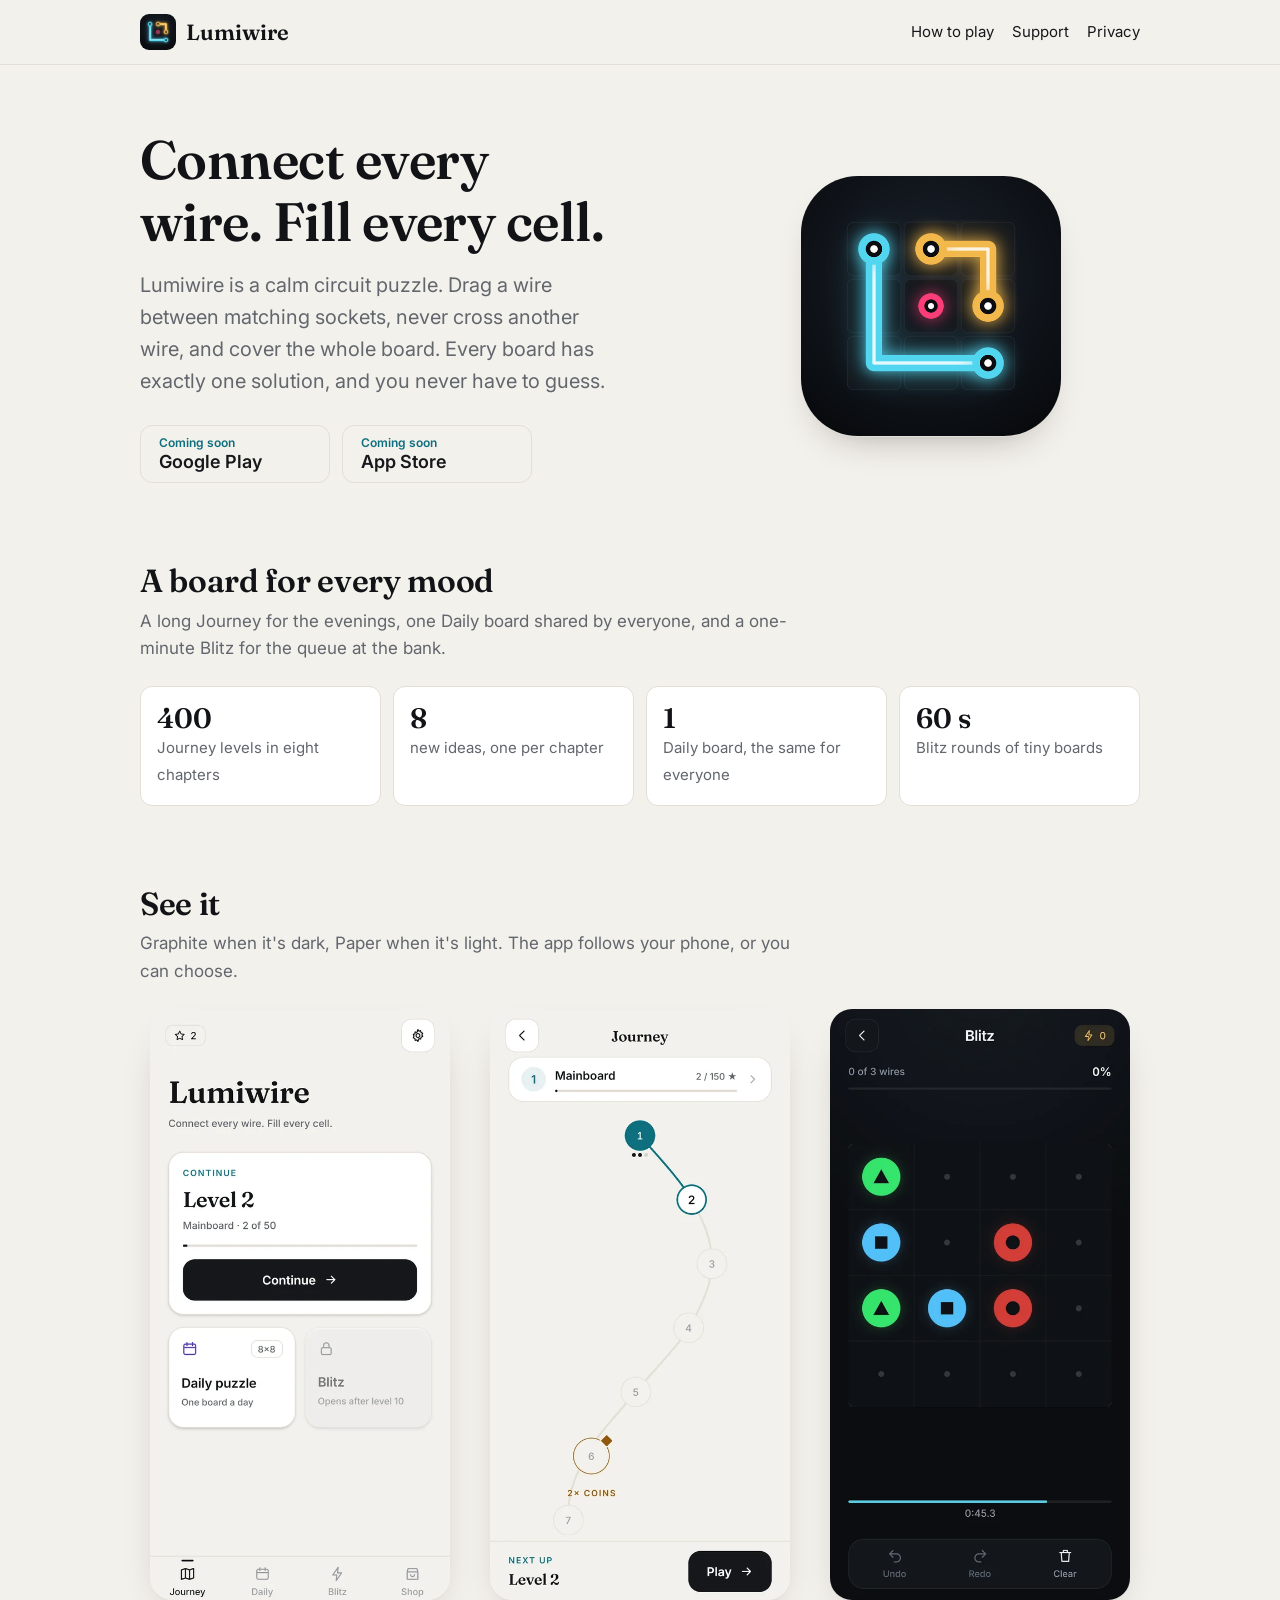
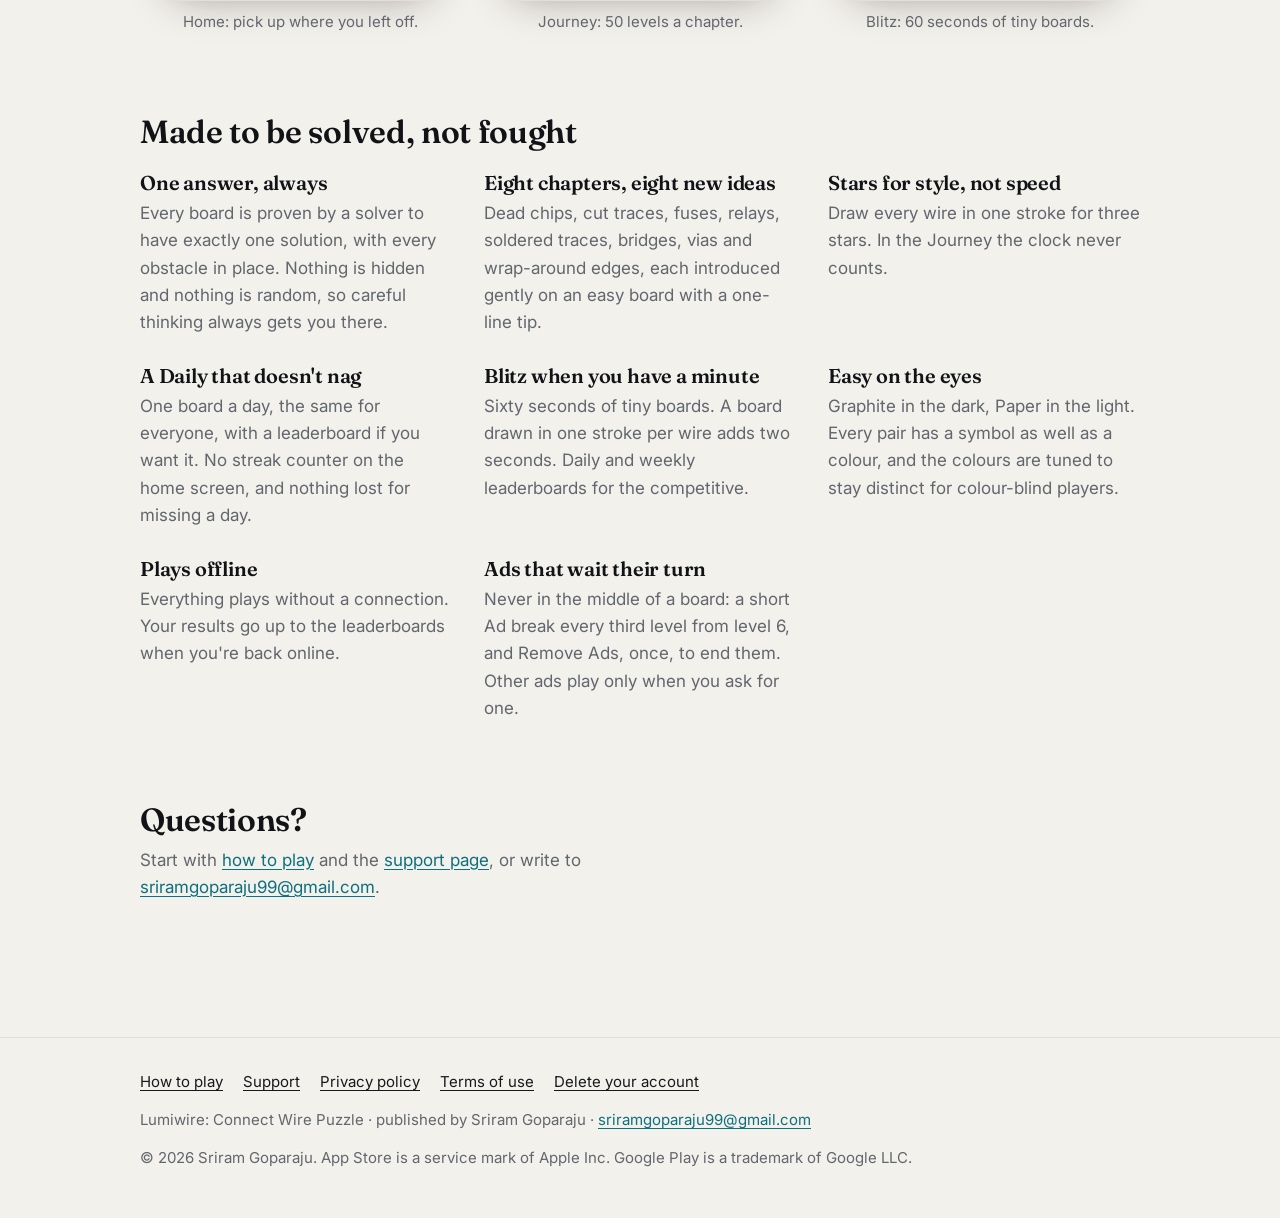
<file: docs/index.html>
<!DOCTYPE html>
<html lang="en">
<head>
<meta charset="utf-8">
<meta name="viewport" content="width=device-width, initial-scale=1">
<title>Lumiwire: Connect Wire Puzzle</title>
<meta name="description" content="Lumiwire is a calm connect-the-wires puzzle: join matching sockets, never cross a wire, fill every cell. 400 levels, a Daily board and 60-second Blitz rounds.">
<link rel="canonical" href="https://sriramgoparaju.github.io/lumiwire-site/">
<meta property="og:title" content="Lumiwire: Connect Wire Puzzle">
<meta property="og:description" content="Lumiwire is a calm connect-the-wires puzzle: join matching sockets, never cross a wire, fill every cell. 400 levels, a Daily board and 60-second Blitz rounds.">
<meta property="og:image" content="https://sriramgoparaju.github.io/lumiwire-site/assets/icon-512.png">
<meta property="og:type" content="website">
<meta name="theme-color" content="#F3F1EC" media="(prefers-color-scheme: light)">
<meta name="theme-color" content="#0B0D11" media="(prefers-color-scheme: dark)">
<link rel="icon" type="image/png" href="assets/icon-192.png">
<link rel="apple-touch-icon" href="assets/apple-touch-icon.png">
<link rel="preconnect" href="https://fonts.googleapis.com">
<link rel="preconnect" href="https://fonts.gstatic.com" crossorigin>
<link href="https://fonts.googleapis.com/css2?family=Fraunces:opsz,wght@9..144,600&family=Inter:wght@400;600&display=swap" rel="stylesheet">
<link rel="stylesheet" href="assets/site.css">
</head>
<body>
<header class="site-head">
  <div class="wrap">
    <a class="brand" href="./"><img src="assets/icon-192.png" alt="" width="36" height="36">Lumiwire</a>
    <nav class="site-nav" aria-label="Main">
      <a href="how-to-play/">How to play</a>
      <a href="support/">Support</a>
      <a href="privacy/">Privacy</a>
    </nav>
  </div>
</header>
<main>

<div class="wrap">
  <section class="hero">
    <div>
      <h1>Connect every wire. Fill every cell.</h1>
      <p class="lede">Lumiwire is a calm circuit puzzle. Drag a wire between matching sockets, never cross another wire, and cover the whole board. Every board has exactly one solution, and you never have to guess.</p>
      <div class="stores"><span class="btn soon" aria-disabled="true"><small>Coming soon</small><strong>Google Play</strong></span><span class="btn soon" aria-disabled="true"><small>Coming soon</small><strong>App Store</strong></span></div>
    </div>
    <img class="hero-icon" src="assets/icon-512.png" alt="The Lumiwire app icon" width="260" height="260">
  </section>

  <section class="section" aria-labelledby="h-numbers">
    <h2 id="h-numbers">A board for every mood</h2>
    <p class="intro">A long Journey for the evenings, one Daily board shared by everyone, and a one-minute Blitz for the queue at the bank.</p>
    <div class="strip">
      <div><strong>400</strong><span>Journey levels in eight chapters</span></div>
      <div><strong>8</strong><span>new ideas, one per chapter</span></div>
      <div><strong>1</strong><span>Daily board, the same for everyone</span></div>
      <div><strong>60 s</strong><span>Blitz rounds of tiny boards</span></div>
    </div>
  </section>

  <section class="section" aria-labelledby="h-shots">
    <h2 id="h-shots">See it</h2>
    <p class="intro">Graphite when it's dark, Paper when it's light. The app follows your phone, or you can choose.</p>
    <div class="shots"><figure><img src="assets/screen-home.webp" alt="Lumiwire&#x27;s Home screen in light mode, with the next level, the Daily puzzle and Blitz." width="540" height="1065" loading="lazy"><figcaption>Home: pick up where you left off.</figcaption></figure><figure><img src="assets/screen-journey.webp" alt="The Journey map: levels on a curved wire, the Challenge level marked 2× coins." width="540" height="1065" loading="lazy"><figcaption>Journey: 50 levels a chapter.</figcaption></figure><figure><img src="assets/screen-blitz.webp" alt="A Blitz round in dark mode: a small board with three pairs of sockets and the clock running." width="540" height="1065" loading="lazy"><figcaption>Blitz: 60 seconds of tiny boards.</figcaption></figure></div>
  </section>

  <section class="section" aria-labelledby="h-why">
    <h2 id="h-why">Made to be solved, not fought</h2>
    <div class="features" style="margin-top:20px"><div><h3>One answer, always</h3><p>Every board is proven by a solver to have exactly one solution, with every obstacle in place. Nothing is hidden and nothing is random, so careful thinking always gets you there.</p></div><div><h3>Eight chapters, eight new ideas</h3><p>Dead chips, cut traces, fuses, relays, soldered traces, bridges, vias and wrap-around edges, each introduced gently on an easy board with a one-line tip.</p></div><div><h3>Stars for style, not speed</h3><p>Draw every wire in one stroke for three stars. In the Journey the clock never counts.</p></div><div><h3>A Daily that doesn&#x27;t nag</h3><p>One board a day, the same for everyone, with a leaderboard if you want it. No streak counter on the home screen, and nothing lost for missing a day.</p></div><div><h3>Blitz when you have a minute</h3><p>Sixty seconds of tiny boards. A board drawn in one stroke per wire adds two seconds. Daily and weekly leaderboards for the competitive.</p></div><div><h3>Easy on the eyes</h3><p>Graphite in the dark, Paper in the light. Every pair has a symbol as well as a colour, and the colours are tuned to stay distinct for colour-blind players.</p></div><div><h3>Plays offline</h3><p>Everything plays without a connection. Your results go up to the leaderboards when you&#x27;re back online.</p></div><div><h3>Ads that wait their turn</h3><p>Never in the middle of a board: a short Ad break every third level from level 6, and Remove Ads, once, to end them. Other ads play only when you ask for one.</p></div></div>
  </section>

  <section class="section" aria-labelledby="h-help">
    <h2 id="h-help">Questions?</h2>
    <p class="intro">Start with <a href="how-to-play/">how to play</a> and the <a href="support/">support page</a>, or write to <a href="mailto:sriramgoparaju99@gmail.com">sriramgoparaju99@gmail.com</a>.</p>
  </section>
</div>

</main>
<footer class="site-foot">
  <div class="wrap">
    <div class="foot-links">
      <a href="how-to-play/">How to play</a>
      <a href="support/">Support</a>
      <a href="privacy/">Privacy policy</a>
      <a href="terms/">Terms of use</a>
      <a href="delete-account/">Delete your account</a>
    </div>
    <p>Lumiwire: Connect Wire Puzzle · published by Sriram Goparaju · <a href="mailto:sriramgoparaju99@gmail.com">sriramgoparaju99@gmail.com</a></p>
    <p>© 2026 Sriram Goparaju. App Store is a service mark of Apple Inc. Google Play is a trademark of Google LLC.</p>
  </div>
</footer>
</body>
</html>
</file>
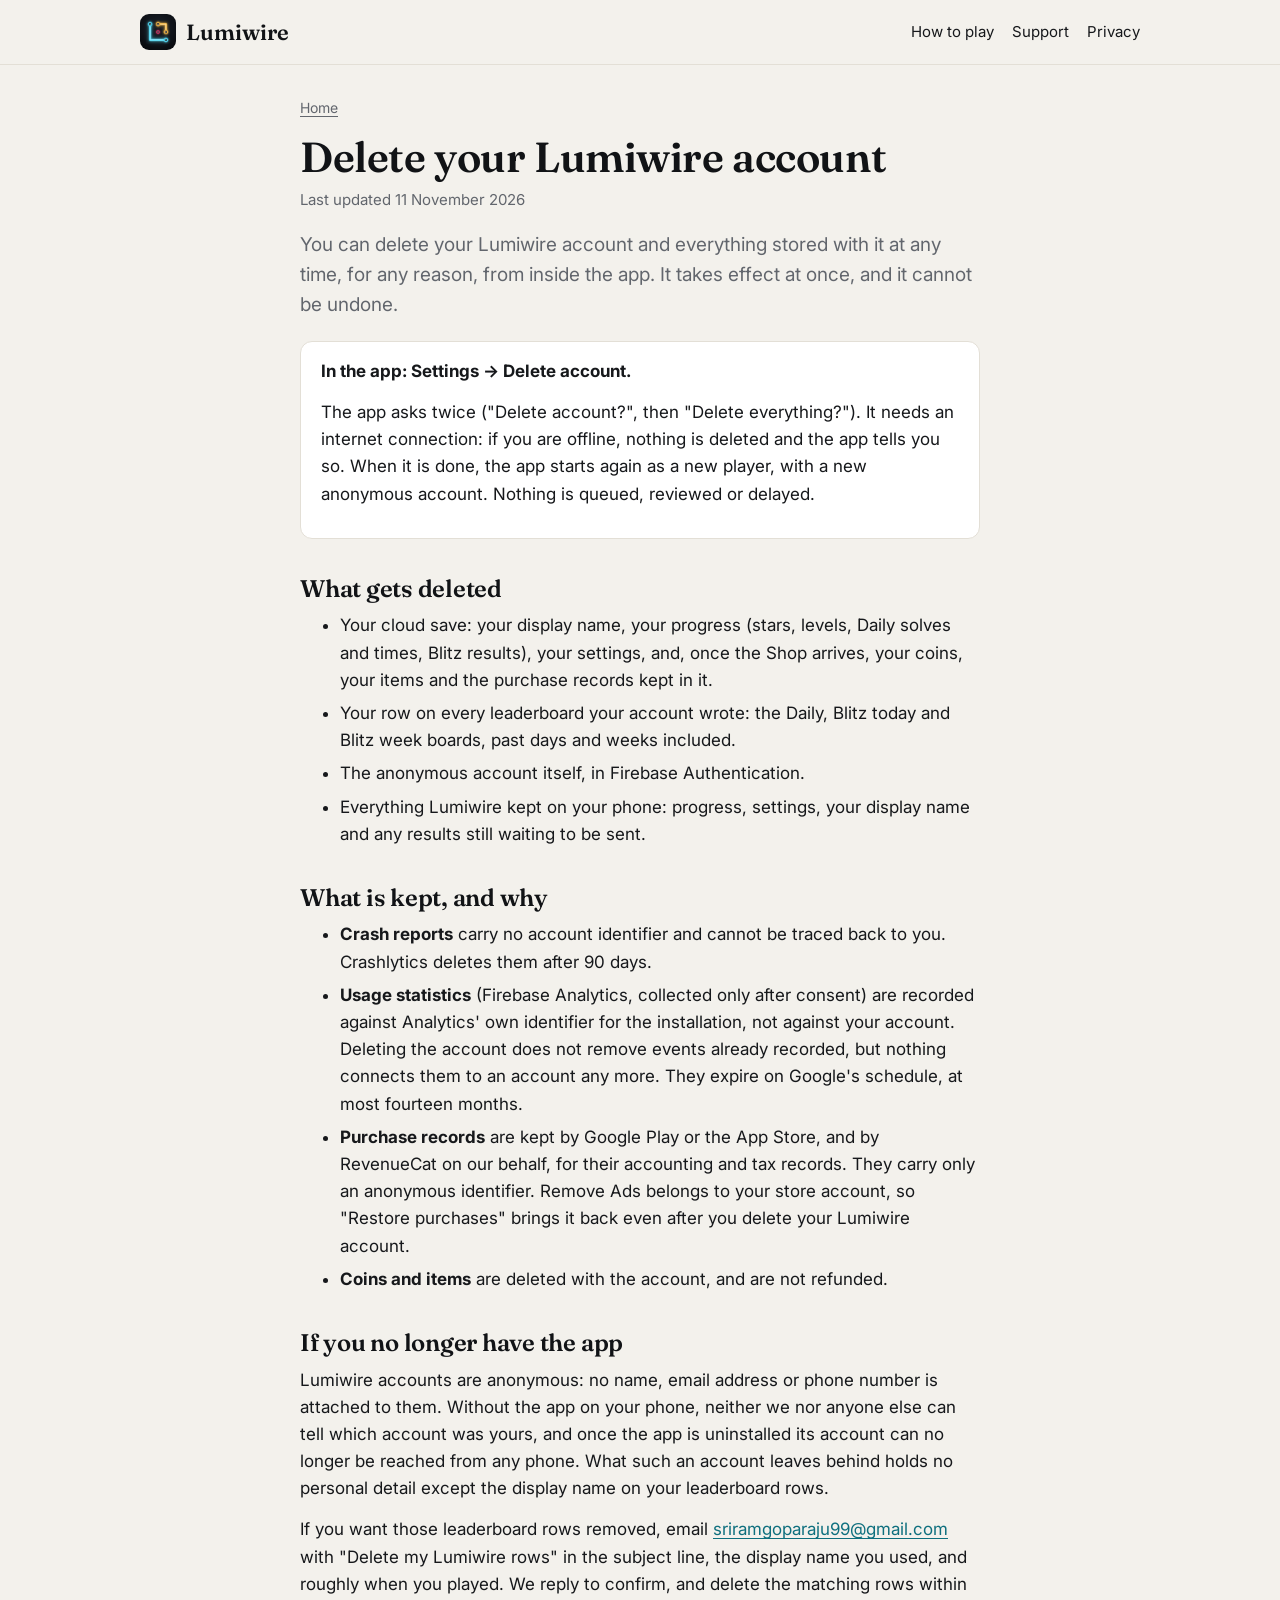
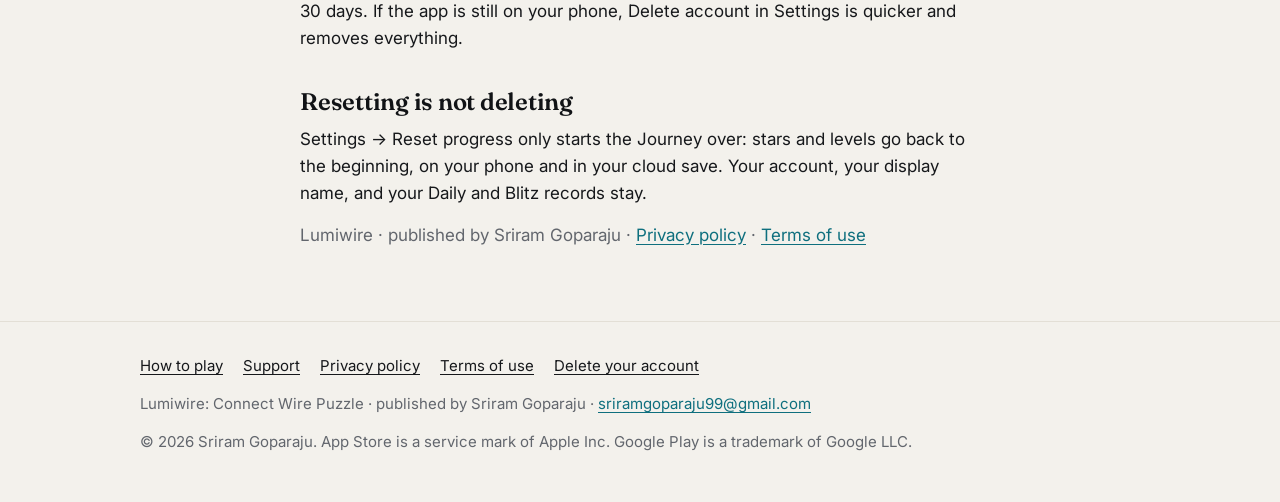
<file: docs/delete-account/index.html>
<!DOCTYPE html>
<html lang="en">
<head>
<meta charset="utf-8">
<meta name="viewport" content="width=device-width, initial-scale=1">
<title>Delete your Lumiwire account</title>
<meta name="description" content="How to delete your Lumiwire account and data, what is deleted, and what is kept.">
<link rel="canonical" href="https://sriramgoparaju.github.io/lumiwire-site/delete-account/">
<meta property="og:title" content="Delete your Lumiwire account">
<meta property="og:description" content="How to delete your Lumiwire account and data, what is deleted, and what is kept.">
<meta property="og:image" content="https://sriramgoparaju.github.io/lumiwire-site/assets/icon-512.png">
<meta property="og:type" content="website">
<meta name="theme-color" content="#F3F1EC" media="(prefers-color-scheme: light)">
<meta name="theme-color" content="#0B0D11" media="(prefers-color-scheme: dark)">
<link rel="icon" type="image/png" href="../assets/icon-192.png">
<link rel="apple-touch-icon" href="../assets/apple-touch-icon.png">
<link rel="preconnect" href="https://fonts.googleapis.com">
<link rel="preconnect" href="https://fonts.gstatic.com" crossorigin>
<link href="https://fonts.googleapis.com/css2?family=Fraunces:opsz,wght@9..144,600&family=Inter:wght@400;600&display=swap" rel="stylesheet">
<link rel="stylesheet" href="../assets/site.css">
</head>
<body>
<header class="site-head">
  <div class="wrap">
    <a class="brand" href="../"><img src="../assets/icon-192.png" alt="" width="36" height="36">Lumiwire</a>
    <nav class="site-nav" aria-label="Main">
      <a href="../how-to-play/">How to play</a>
      <a href="../support/">Support</a>
      <a href="../privacy/">Privacy</a>
    </nav>
  </div>
</header>
<main>
<div class="wrap narrow legal">
<p class="crumbs" style="padding-top:0"><a href="../">Home</a></p>
<h1>Delete your Lumiwire account</h1>
<p class="updated">Last updated 11 November 2026</p>

<p class="lede">You can delete your Lumiwire account and everything stored with it at any time, for any reason, from inside the app. It takes effect at once, and it cannot be undone.</p>

<div class="box">
  <p><strong>In the app: Settings → Delete account.</strong></p>
  <p>The app asks twice ("Delete account?", then "Delete everything?"). It needs an internet connection: if you are offline, nothing is deleted and the app tells you so. When it is done, the app starts again as a new player, with a new anonymous account. Nothing is queued, reviewed or delayed.</p>
</div>

<h2>What gets deleted</h2>
<ul>
  <li>Your cloud save: your display name, your progress (stars, levels, Daily solves and times, Blitz results), your settings, and, once the Shop arrives, your coins, your items and the purchase records kept in it.</li>
  <li>Your row on every leaderboard your account wrote: the Daily, Blitz today and Blitz week boards, past days and weeks included.</li>
  <li>The anonymous account itself, in Firebase Authentication.</li>
  <li>Everything Lumiwire kept on your phone: progress, settings, your display name and any results still waiting to be sent.</li>
</ul>

<h2>What is kept, and why</h2>
<ul>
  <li><strong>Crash reports</strong> carry no account identifier and cannot be traced back to you. Crashlytics deletes them after 90 days.</li>
  <li><strong>Usage statistics</strong> (Firebase Analytics, collected only after consent) are recorded against Analytics' own identifier for the installation, not against your account. Deleting the account does not remove events already recorded, but nothing connects them to an account any more. They expire on Google's schedule, at most fourteen months.</li>
  <li><strong>Purchase records</strong> are kept by Google Play or the App Store, and by RevenueCat on our behalf, for their accounting and tax records. They carry only an anonymous identifier. Remove Ads belongs to your store account, so "Restore purchases" brings it back even after you delete your Lumiwire account.</li>
  <li><strong>Coins and items</strong> are deleted with the account, and are not refunded.</li>
</ul>

<h2>If you no longer have the app</h2>
<p>Lumiwire accounts are anonymous: no name, email address or phone number is attached to them. Without the app on your phone, neither we nor anyone else can tell which account was yours, and once the app is uninstalled its account can no longer be reached from any phone. What such an account leaves behind holds no personal detail except the display name on your leaderboard rows.</p>
<p>If you want those leaderboard rows removed, email <a href="mailto:sriramgoparaju99@gmail.com?subject=Delete%20my%20Lumiwire%20rows">sriramgoparaju99@gmail.com</a> with "Delete my Lumiwire rows" in the subject line, the display name you used, and roughly when you played. We reply to confirm, and delete the matching rows within 30 days. If the app is still on your phone, Delete account in Settings is quicker and removes everything.</p>

<h2>Resetting is not deleting</h2>
<p>Settings → Reset progress only starts the Journey over: stars and levels go back to the beginning, on your phone and in your cloud save. Your account, your display name, and your Daily and Blitz records stay.</p>

<p class="muted">Lumiwire · published by Sriram Goparaju · <a href="../privacy/">Privacy policy</a> · <a href="../terms/">Terms of use</a></p>
</div>
</main>
<footer class="site-foot">
  <div class="wrap">
    <div class="foot-links">
      <a href="../how-to-play/">How to play</a>
      <a href="../support/">Support</a>
      <a href="../privacy/">Privacy policy</a>
      <a href="../terms/">Terms of use</a>
      <a href="../delete-account/">Delete your account</a>
    </div>
    <p>Lumiwire: Connect Wire Puzzle · published by Sriram Goparaju · <a href="mailto:sriramgoparaju99@gmail.com">sriramgoparaju99@gmail.com</a></p>
    <p>© 2026 Sriram Goparaju. App Store is a service mark of Apple Inc. Google Play is a trademark of Google LLC.</p>
  </div>
</footer>
</body>
</html>
</file>
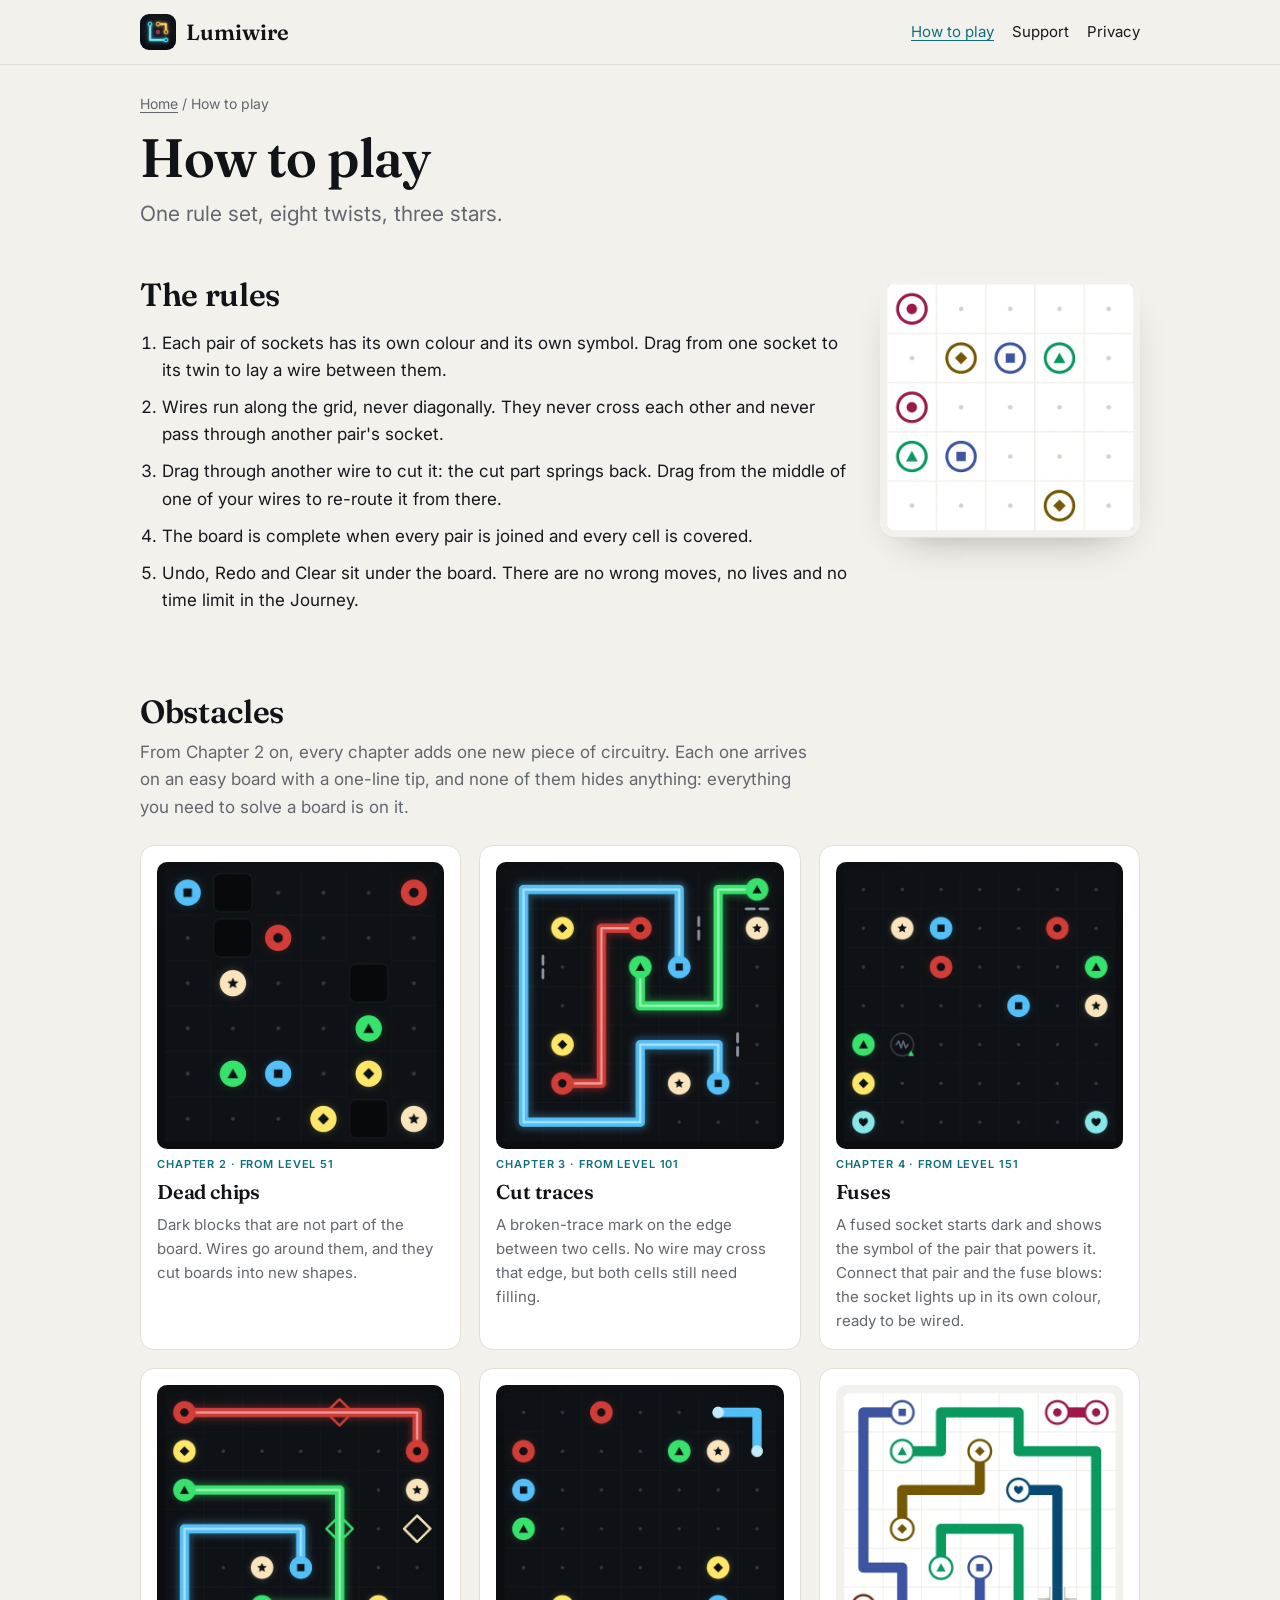
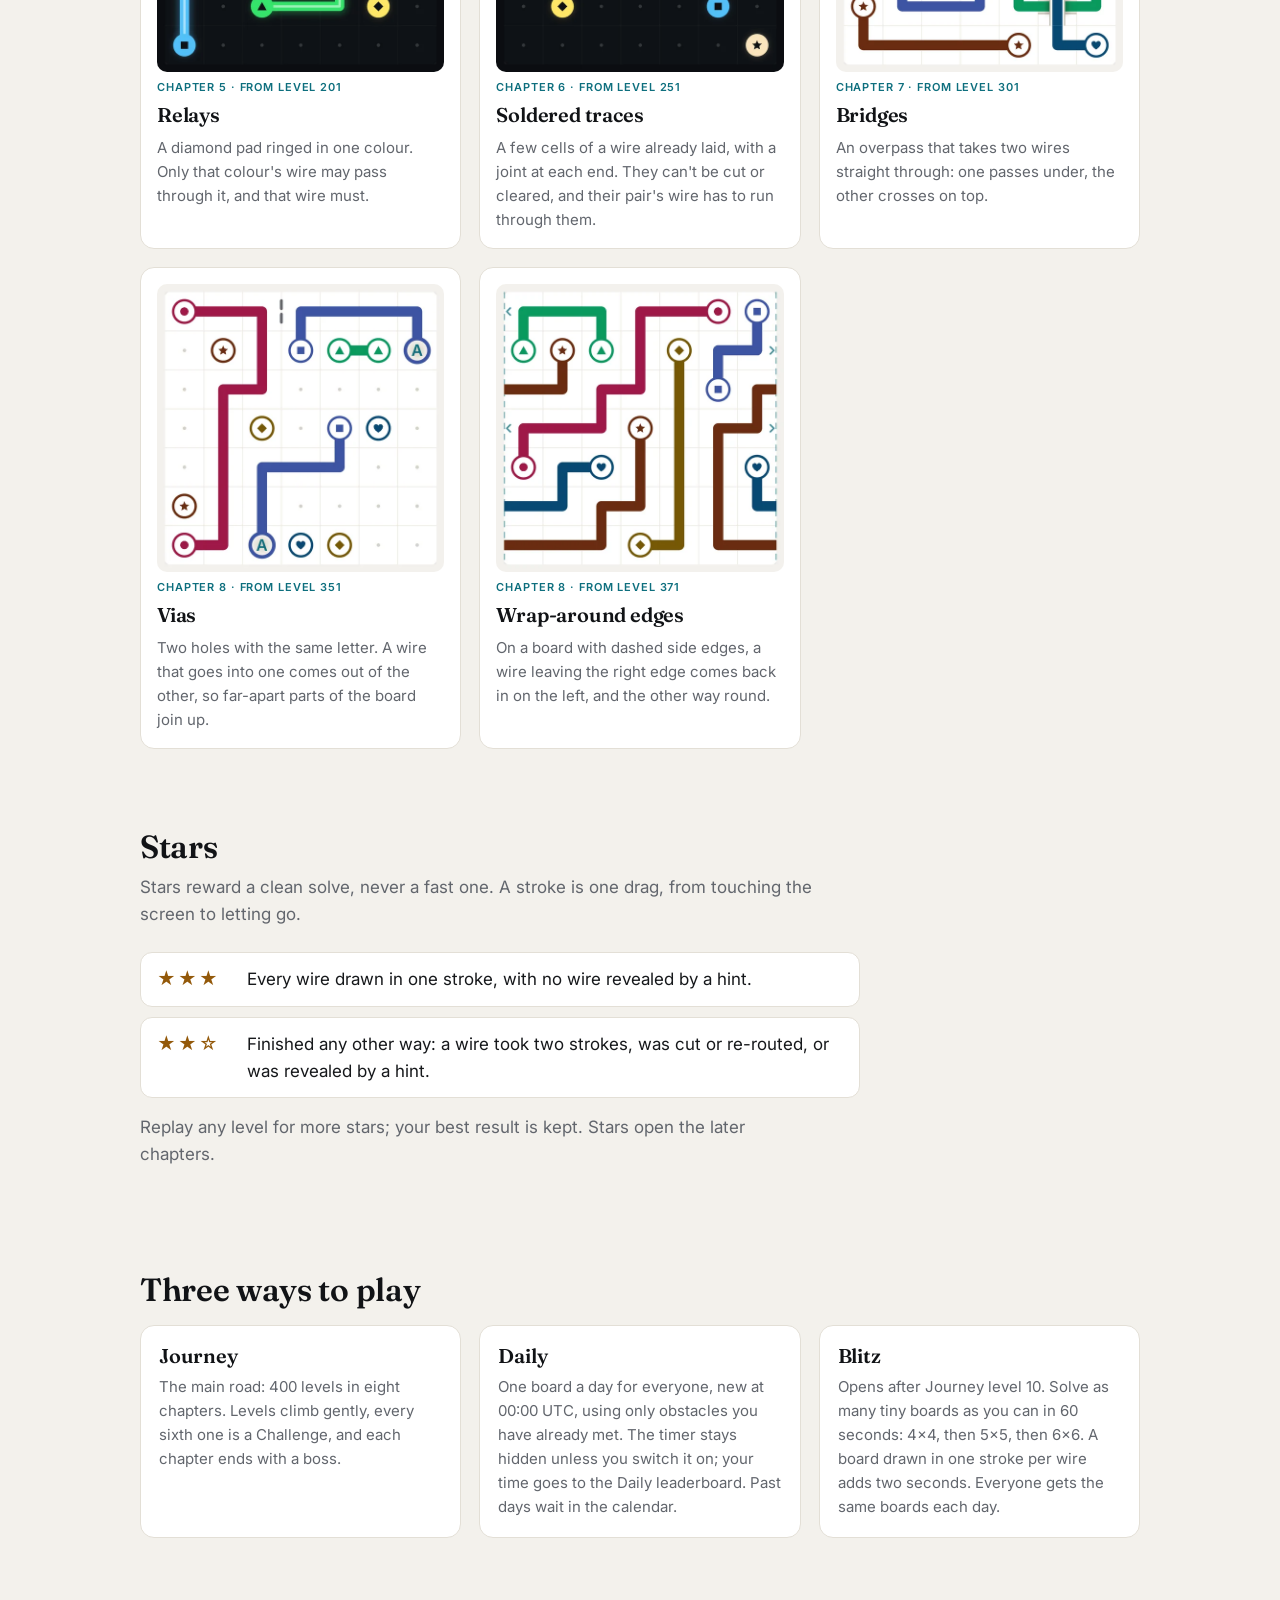
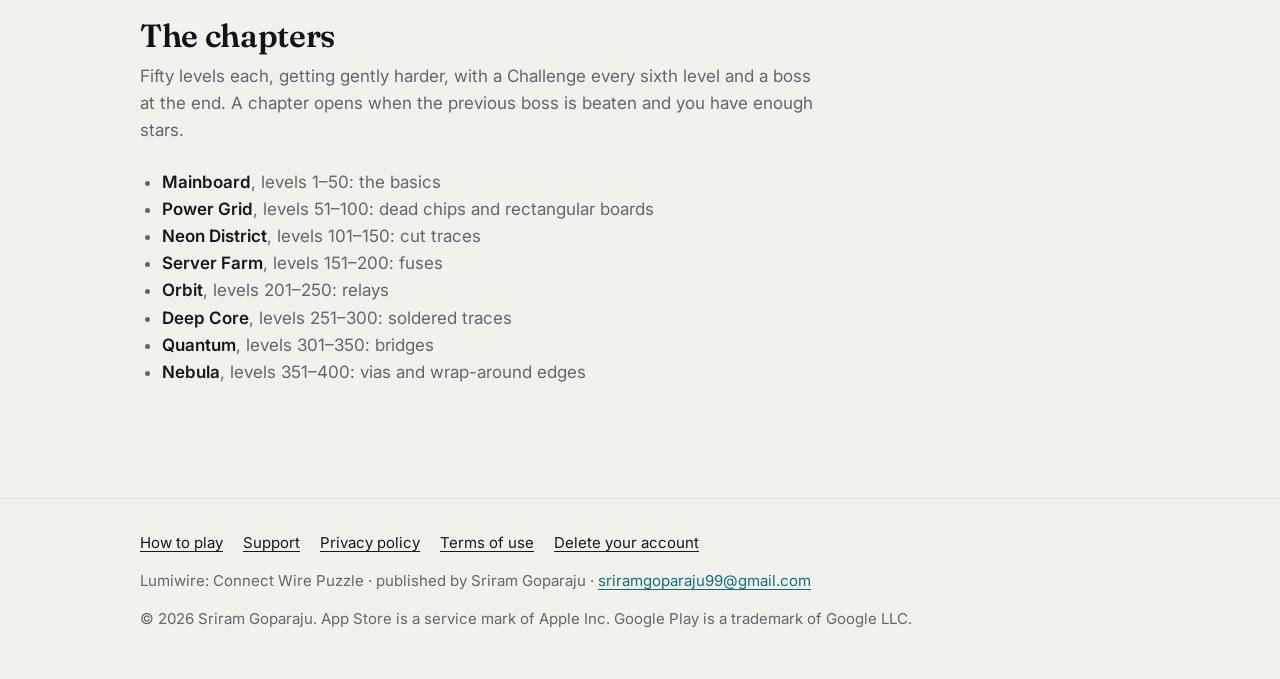
<file: docs/how-to-play/index.html>
<!DOCTYPE html>
<html lang="en">
<head>
<meta charset="utf-8">
<meta name="viewport" content="width=device-width, initial-scale=1">
<title>How to play Lumiwire</title>
<meta name="description" content="The rules of Lumiwire, every obstacle (dead chips, cut traces, fuses, relays, soldered traces, bridges, vias, wrap-around edges), stars, Journey, Daily and Blitz.">
<link rel="canonical" href="https://sriramgoparaju.github.io/lumiwire-site/how-to-play/">
<meta property="og:title" content="How to play Lumiwire">
<meta property="og:description" content="The rules of Lumiwire, every obstacle (dead chips, cut traces, fuses, relays, soldered traces, bridges, vias, wrap-around edges), stars, Journey, Daily and Blitz.">
<meta property="og:image" content="https://sriramgoparaju.github.io/lumiwire-site/assets/icon-512.png">
<meta property="og:type" content="website">
<meta name="theme-color" content="#F3F1EC" media="(prefers-color-scheme: light)">
<meta name="theme-color" content="#0B0D11" media="(prefers-color-scheme: dark)">
<link rel="icon" type="image/png" href="../assets/icon-192.png">
<link rel="apple-touch-icon" href="../assets/apple-touch-icon.png">
<link rel="preconnect" href="https://fonts.googleapis.com">
<link rel="preconnect" href="https://fonts.gstatic.com" crossorigin>
<link href="https://fonts.googleapis.com/css2?family=Fraunces:opsz,wght@9..144,600&family=Inter:wght@400;600&display=swap" rel="stylesheet">
<link rel="stylesheet" href="../assets/site.css">
</head>
<body>
<header class="site-head">
  <div class="wrap">
    <a class="brand" href="../"><img src="../assets/icon-192.png" alt="" width="36" height="36">Lumiwire</a>
    <nav class="site-nav" aria-label="Main">
      <a href="../how-to-play/" aria-current="page">How to play</a>
      <a href="../support/">Support</a>
      <a href="../privacy/">Privacy</a>
    </nav>
  </div>
</header>
<main>

<div class="wrap">
  <p class="crumbs"><a href="../">Home</a> / How to play</p>
  <section class="page-head"><h1>How to play</h1>
    <p class="essence">One rule set, eight twists, three stars.</p></section>

  <section class="section basics" aria-labelledby="h-rules">
    <div>
      <h2 id="h-rules">The rules</h2>
      <ol class="rules"><li>Each pair of sockets has its own colour and its own symbol. Drag from one socket to its twin to lay a wire between them.</li><li>Wires run along the grid, never diagonally. They never cross each other and never pass through another pair&#x27;s socket.</li><li>Drag through another wire to cut it: the cut part springs back. Drag from the middle of one of your wires to re-route it from there.</li><li>The board is complete when every pair is joined and every cell is covered.</li><li>Undo, Redo and Clear sit under the board. There are no wrong moves, no lives and no time limit in the Journey.</li></ol>
    </div>
    <img class="board-pic" src="../assets/board-basics.webp" alt="Level 1: a five-by-five board with four pairs of sockets, each with its own colour and symbol." width="600" height="600">
  </section>

  <section class="section" aria-labelledby="h-obstacles">
    <h2 id="h-obstacles">Obstacles</h2>
    <p class="intro">From Chapter 2 on, every chapter adds one new piece of circuitry. Each one arrives on an easy board with a one-line tip, and none of them hides anything: everything you need to solve a board is on it.</p>
    <div class="obstacles"><div class="obstacle"><img src="../assets/obstacle-dead.webp" alt="A dark board with four dead chips: square dark blocks in four cells." width="600" height="600" loading="lazy"><span class="tag">Chapter 2 · from level 51</span><h3>Dead chips</h3><p>Dark blocks that are not part of the board. Wires go around them, and they cut boards into new shapes.</p></div><div class="obstacle"><img src="../assets/obstacle-cut.webp" alt="A board with short dashed marks on three cell edges; the wires route around them." width="600" height="600" loading="lazy"><span class="tag">Chapter 3 · from level 101</span><h3>Cut traces</h3><p>A broken-trace mark on the edge between two cells. No wire may cross that edge, but both cells still need filling.</p></div><div class="obstacle"><img src="../assets/obstacle-fuse.webp" alt="A board with one dark socket carrying a fuse mark and a small green triangle, the pair that powers it." width="600" height="600" loading="lazy"><span class="tag">Chapter 4 · from level 151</span><h3>Fuses</h3><p>A fused socket starts dark and shows the symbol of the pair that powers it. Connect that pair and the fuse blows: the socket lights up in its own colour, ready to be wired.</p></div><div class="obstacle"><img src="../assets/obstacle-relay.webp" alt="A board with diamond-shaped pads; the red and green wires pass through the diamonds in their own colour." width="600" height="600" loading="lazy"><span class="tag">Chapter 5 · from level 201</span><h3>Relays</h3><p>A diamond pad ringed in one colour. Only that colour&#x27;s wire may pass through it, and that wire must.</p></div><div class="obstacle"><img src="../assets/obstacle-solder.webp" alt="A board with a short blue wire segment already laid in the top right corner." width="600" height="600" loading="lazy"><span class="tag">Chapter 6 · from level 251</span><h3>Soldered traces</h3><p>A few cells of a wire already laid, with a joint at each end. They can&#x27;t be cut or cleared, and their pair&#x27;s wire has to run through them.</p></div><div class="obstacle"><img src="../assets/obstacle-bridge.webp" alt="A solved light board where a green wire crosses over a dark blue wire on a bridge near the bottom right." width="600" height="600" loading="lazy"><span class="tag">Chapter 7 · from level 301</span><h3>Bridges</h3><p>An overpass that takes two wires straight through: one passes under, the other crosses on top.</p></div><div class="obstacle"><img src="../assets/obstacle-via.webp" alt="A light board with two holes marked A; the blue wire enters one and carries on from the other." width="600" height="600" loading="lazy"><span class="tag">Chapter 8 · from level 351</span><h3>Vias</h3><p>Two holes with the same letter. A wire that goes into one comes out of the other, so far-apart parts of the board join up.</p></div><div class="obstacle"><img src="../assets/obstacle-wrap.webp" alt="A solved light board with dashed left and right edges and small arrows where wires leave one side and enter the other." width="600" height="600" loading="lazy"><span class="tag">Chapter 8 · from level 371</span><h3>Wrap-around edges</h3><p>On a board with dashed side edges, a wire leaving the right edge comes back in on the left, and the other way round.</p></div></div>
  </section>

  <section class="section narrow" aria-labelledby="h-stars">
    <h2 id="h-stars">Stars</h2>
    <p class="intro">Stars reward a clean solve, never a fast one. A stroke is one drag, from touching the screen to letting go.</p>
    <ul class="stars"><li><span class="s" aria-label="3 stars">★★★</span><span>Every wire drawn in one stroke, with no wire revealed by a hint.</span></li><li><span class="s" aria-label="2 stars">★★☆</span><span>Finished any other way: a wire took two strokes, was cut or re-routed, or was revealed by a hint.</span></li></ul>
    <p class="intro" style="margin-top:16px">Replay any level for more stars; your best result is kept. Stars open the later chapters.</p>
  </section>

  <section class="section" aria-labelledby="h-modes">
    <h2 id="h-modes">Three ways to play</h2>
    <div class="modes"><div><h3>Journey</h3><p>The main road: 400 levels in eight chapters. Levels climb gently, every sixth one is a Challenge, and each chapter ends with a boss.</p></div><div><h3>Daily</h3><p>One board a day for everyone, new at 00:00 UTC, using only obstacles you have already met. The timer stays hidden unless you switch it on; your time goes to the Daily leaderboard. Past days wait in the calendar.</p></div><div><h3>Blitz</h3><p>Opens after Journey level 10. Solve as many tiny boards as you can in 60 seconds: 4×4, then 5×5, then 6×6. A board drawn in one stroke per wire adds two seconds. Everyone gets the same boards each day.</p></div></div>
  </section>

  <section class="section narrow" aria-labelledby="h-chapters">
    <h2 id="h-chapters">The chapters</h2>
    <p class="intro">Fifty levels each, getting gently harder, with a Challenge every sixth level and a boss at the end. A chapter opens when the previous boss is beaten and you have enough stars.</p>
    <ul class="chapters"><li><strong>Mainboard</strong>, levels 1–50: the basics</li><li><strong>Power Grid</strong>, levels 51–100: dead chips and rectangular boards</li><li><strong>Neon District</strong>, levels 101–150: cut traces</li><li><strong>Server Farm</strong>, levels 151–200: fuses</li><li><strong>Orbit</strong>, levels 201–250: relays</li><li><strong>Deep Core</strong>, levels 251–300: soldered traces</li><li><strong>Quantum</strong>, levels 301–350: bridges</li><li><strong>Nebula</strong>, levels 351–400: vias and wrap-around edges</li></ul>
  </section>
</div>

</main>
<footer class="site-foot">
  <div class="wrap">
    <div class="foot-links">
      <a href="../how-to-play/">How to play</a>
      <a href="../support/">Support</a>
      <a href="../privacy/">Privacy policy</a>
      <a href="../terms/">Terms of use</a>
      <a href="../delete-account/">Delete your account</a>
    </div>
    <p>Lumiwire: Connect Wire Puzzle · published by Sriram Goparaju · <a href="mailto:sriramgoparaju99@gmail.com">sriramgoparaju99@gmail.com</a></p>
    <p>© 2026 Sriram Goparaju. App Store is a service mark of Apple Inc. Google Play is a trademark of Google LLC.</p>
  </div>
</footer>
</body>
</html>
</file>
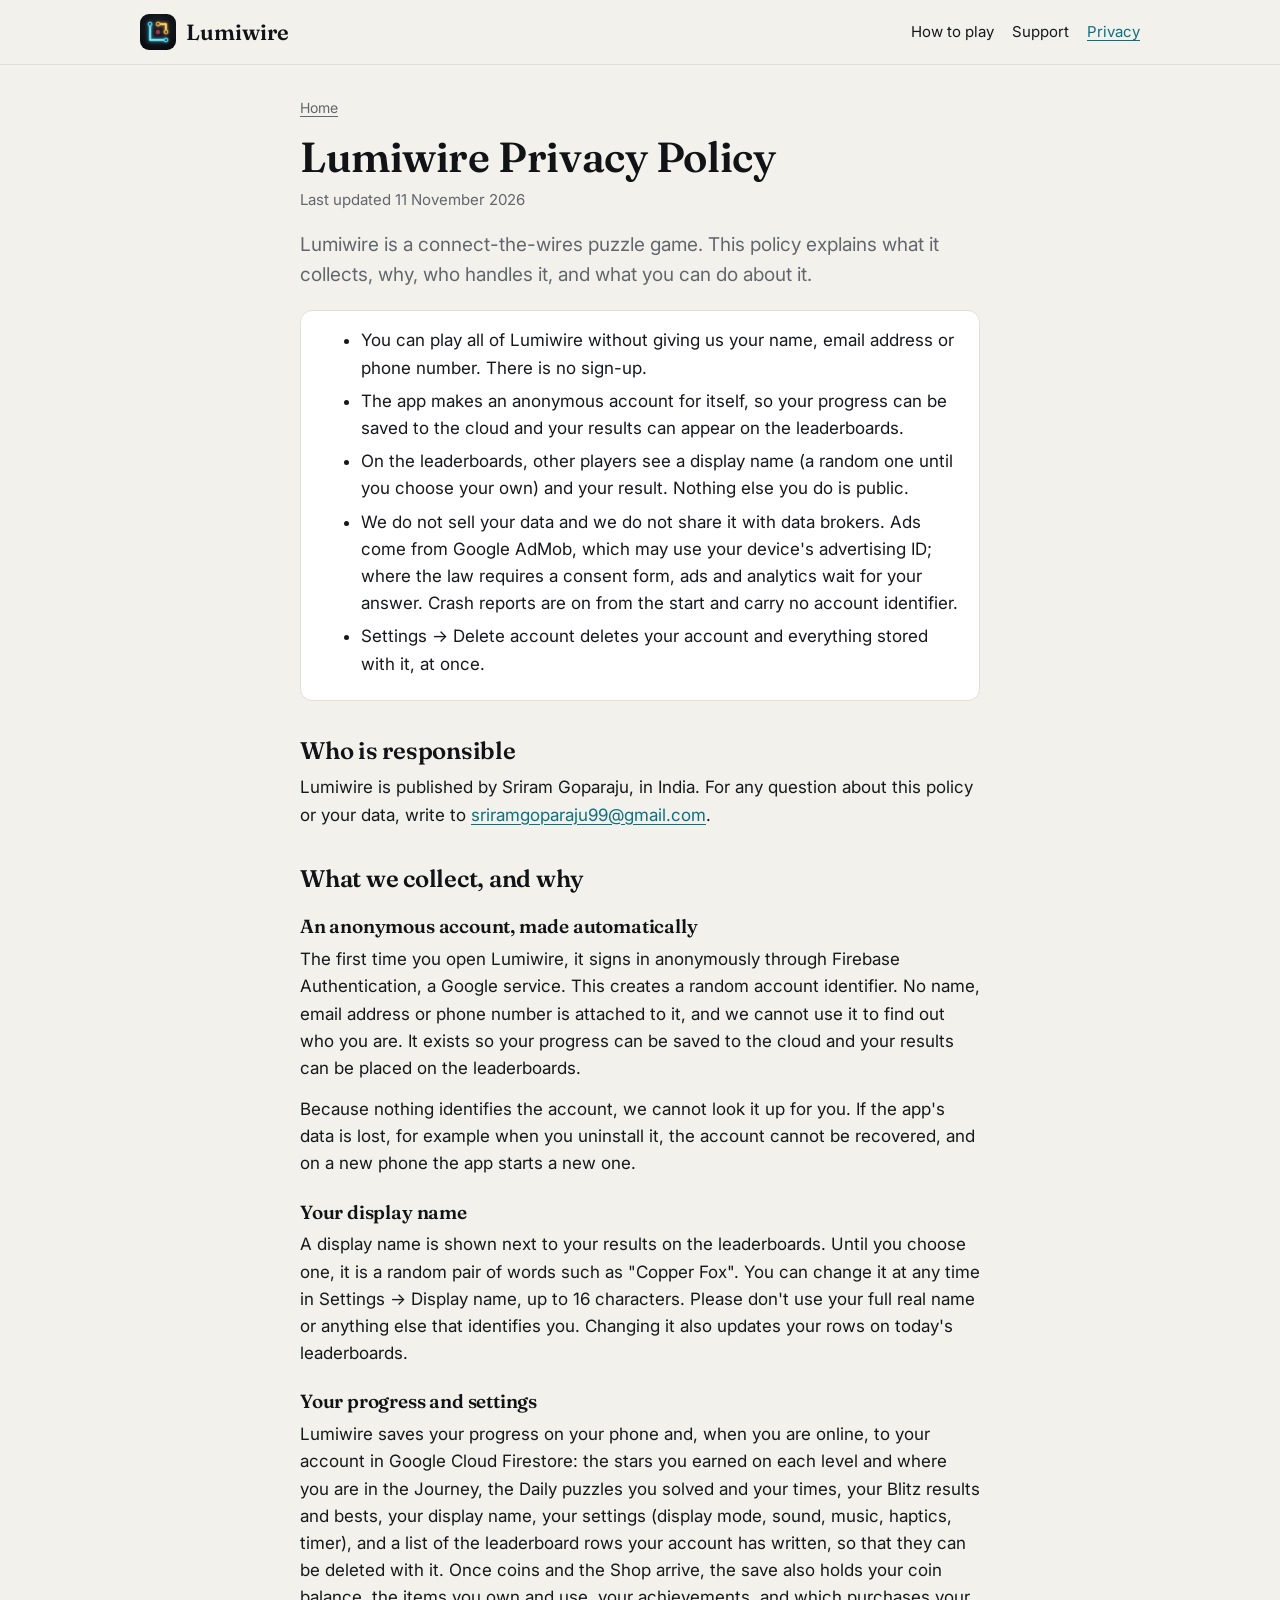
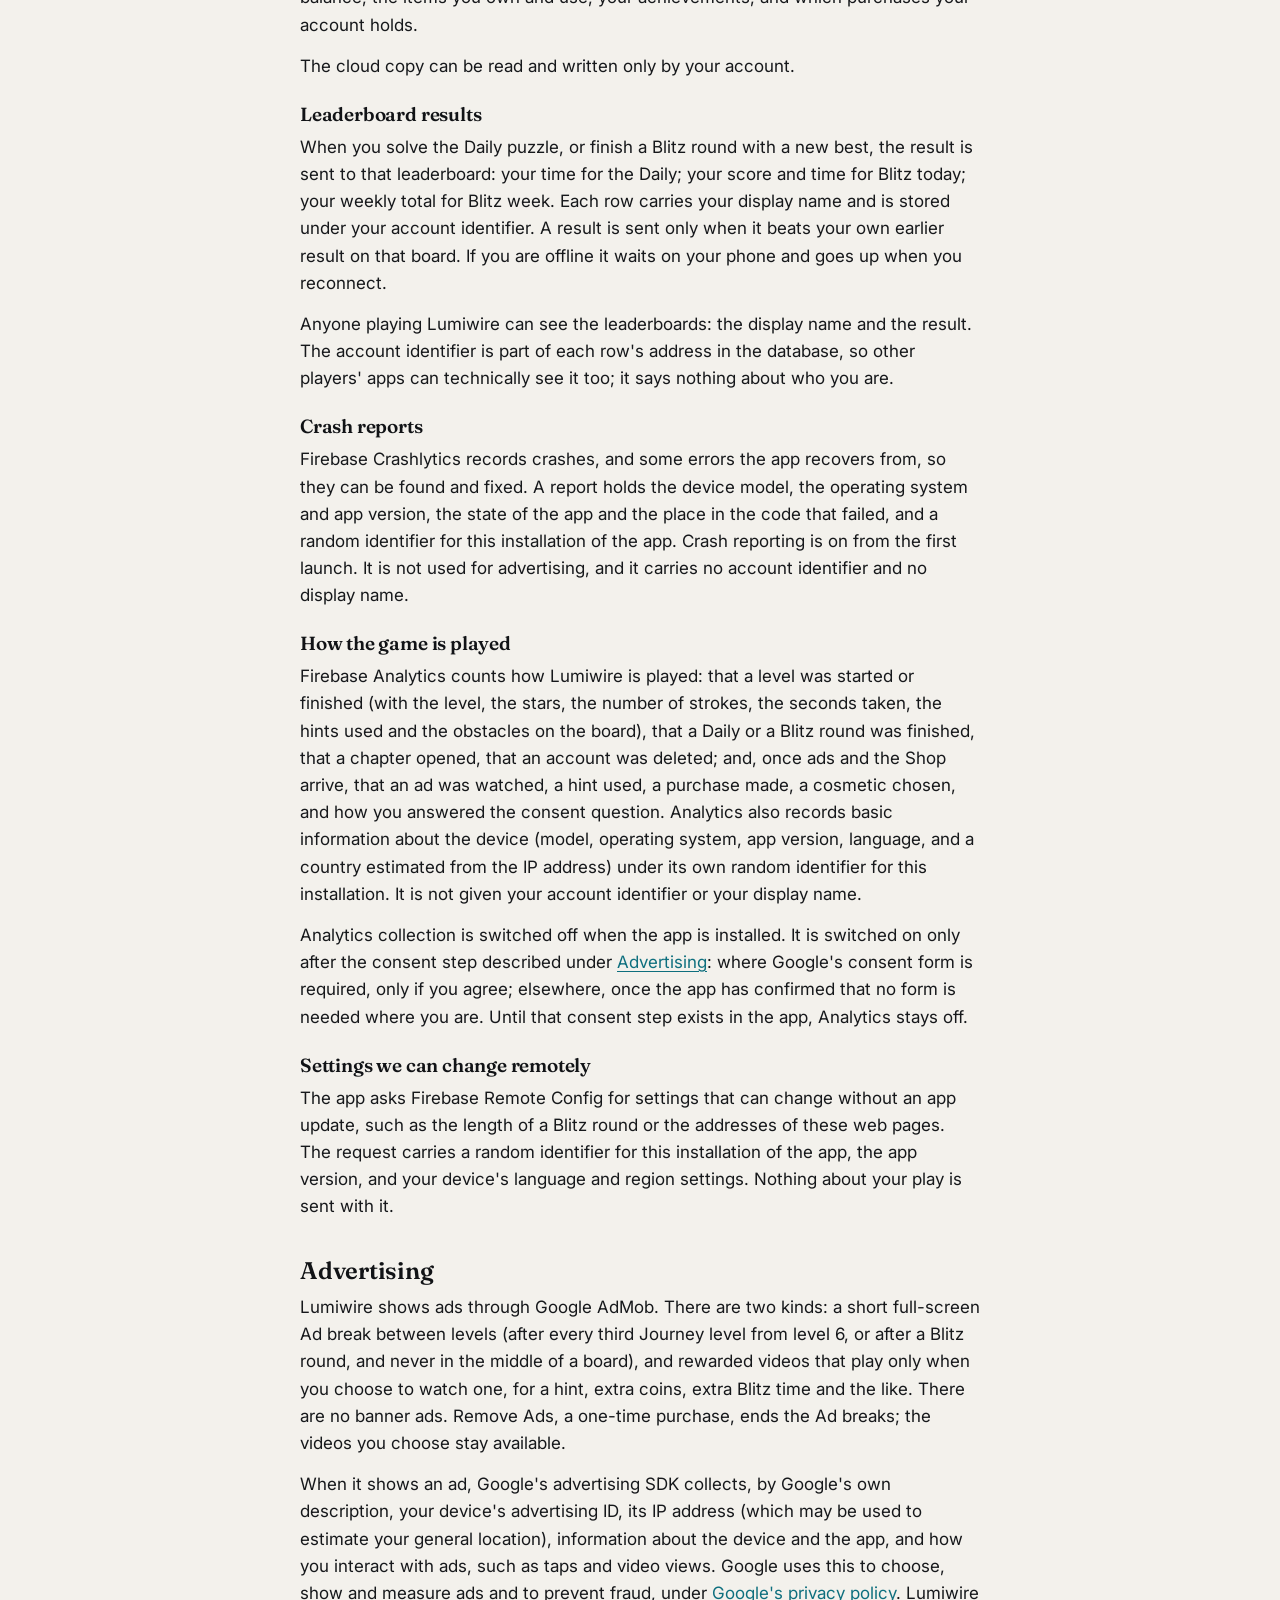
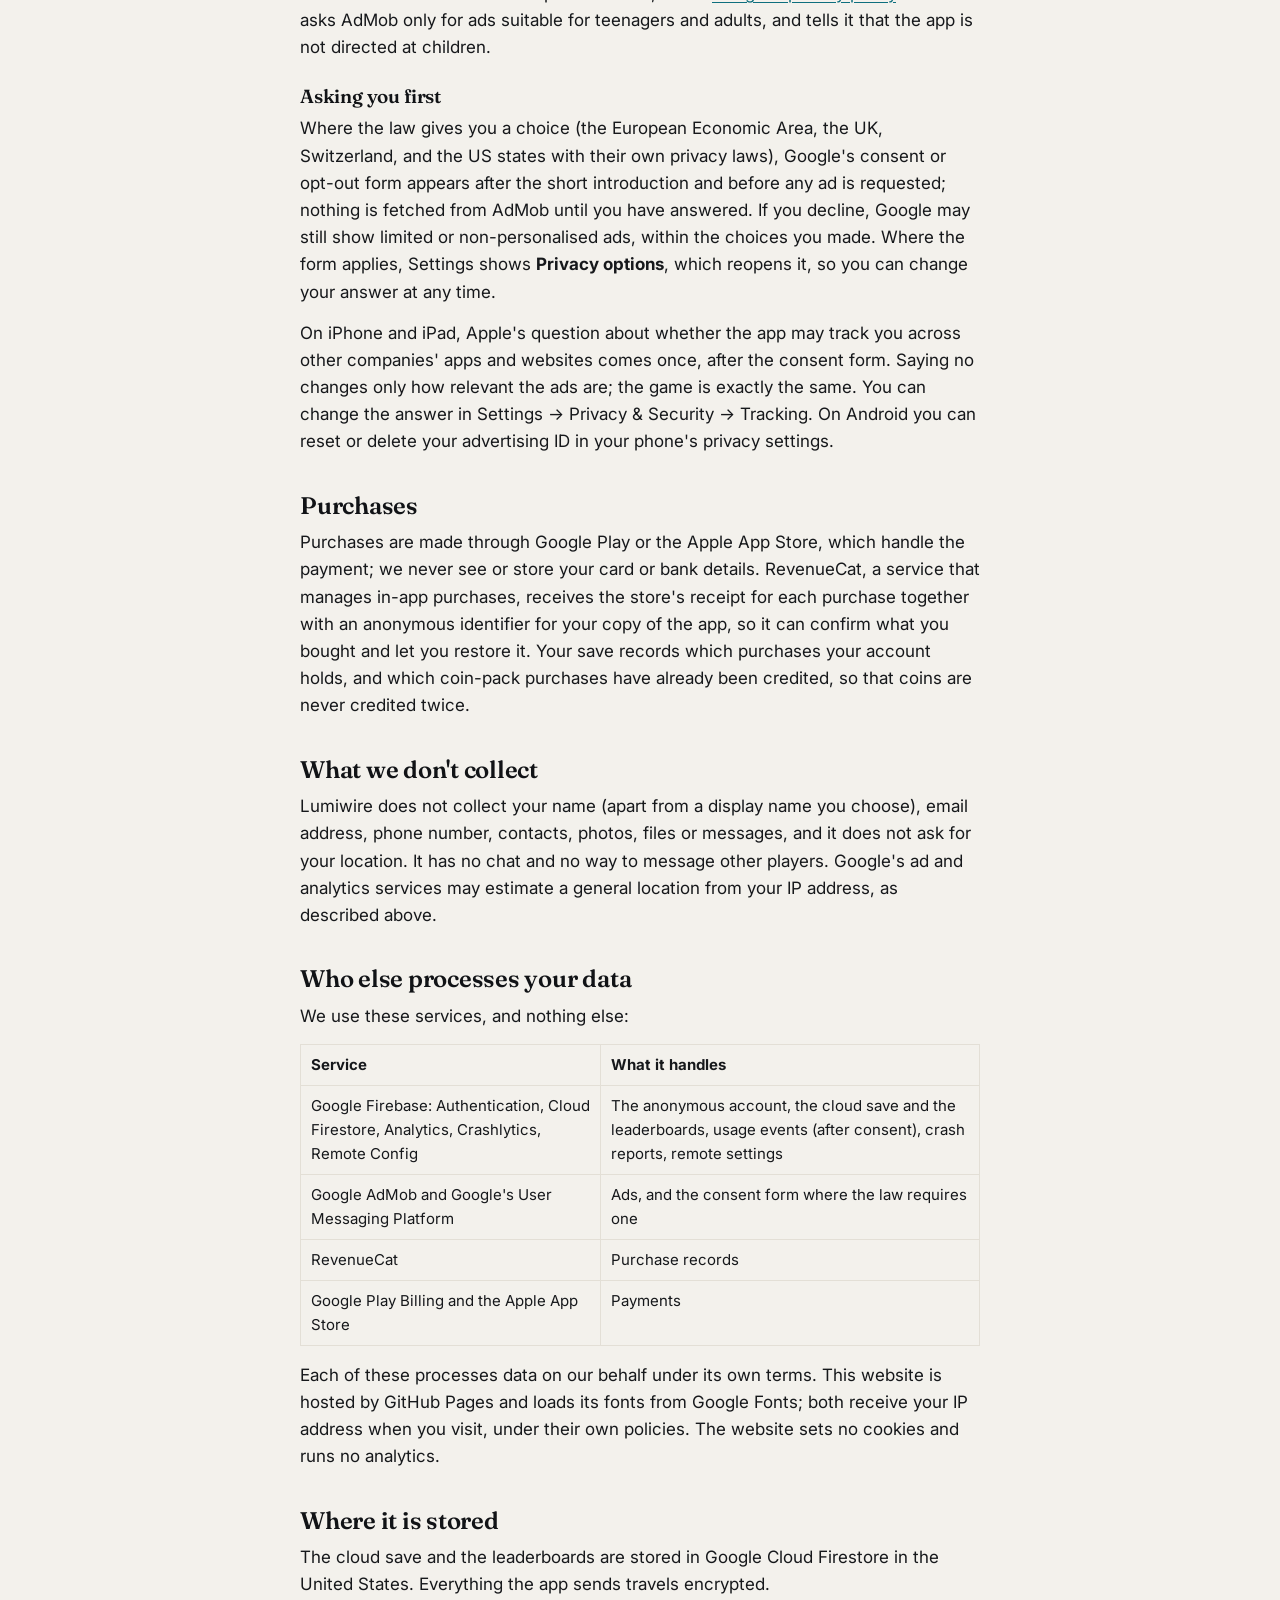
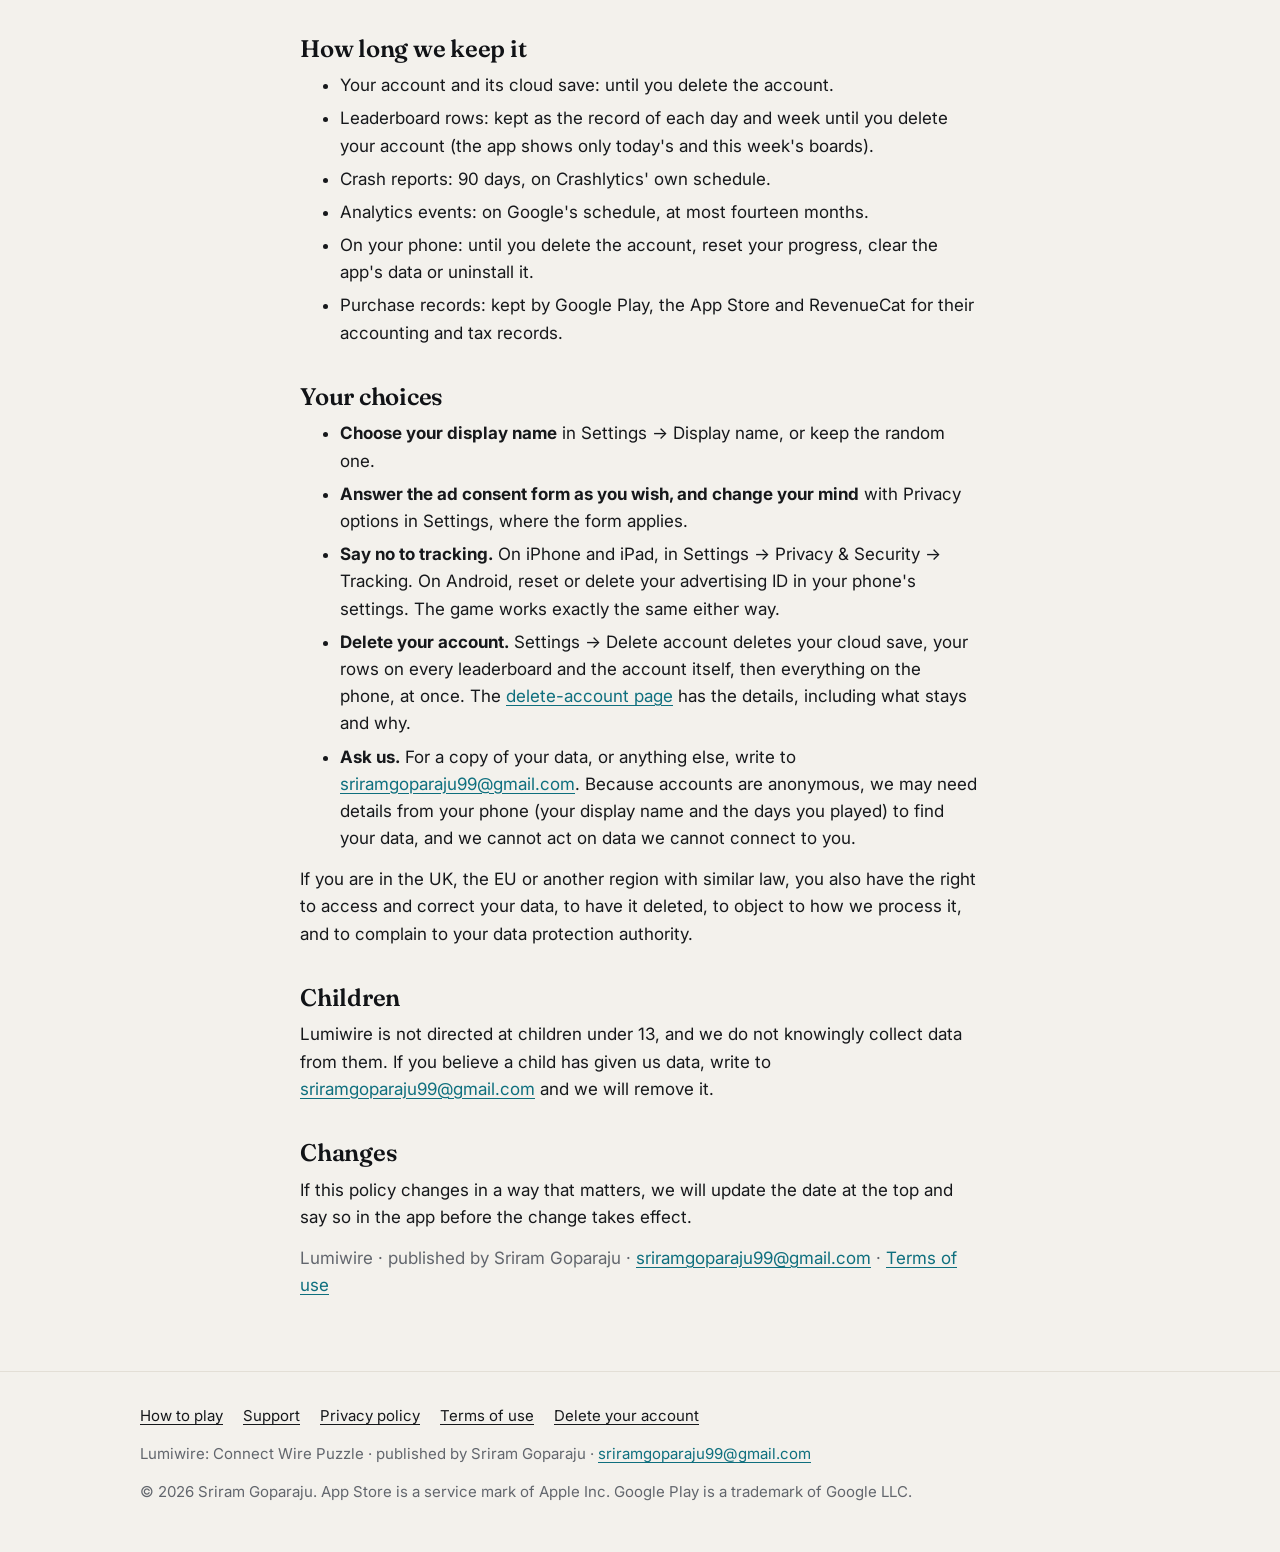
<file: docs/privacy/index.html>
<!DOCTYPE html>
<html lang="en">
<head>
<meta charset="utf-8">
<meta name="viewport" content="width=device-width, initial-scale=1">
<title>Lumiwire privacy policy</title>
<meta name="description" content="What Lumiwire collects, why, who handles it, and what you can do about it.">
<link rel="canonical" href="https://sriramgoparaju.github.io/lumiwire-site/privacy/">
<meta property="og:title" content="Lumiwire privacy policy">
<meta property="og:description" content="What Lumiwire collects, why, who handles it, and what you can do about it.">
<meta property="og:image" content="https://sriramgoparaju.github.io/lumiwire-site/assets/icon-512.png">
<meta property="og:type" content="website">
<meta name="theme-color" content="#F3F1EC" media="(prefers-color-scheme: light)">
<meta name="theme-color" content="#0B0D11" media="(prefers-color-scheme: dark)">
<link rel="icon" type="image/png" href="../assets/icon-192.png">
<link rel="apple-touch-icon" href="../assets/apple-touch-icon.png">
<link rel="preconnect" href="https://fonts.googleapis.com">
<link rel="preconnect" href="https://fonts.gstatic.com" crossorigin>
<link href="https://fonts.googleapis.com/css2?family=Fraunces:opsz,wght@9..144,600&family=Inter:wght@400;600&display=swap" rel="stylesheet">
<link rel="stylesheet" href="../assets/site.css">
</head>
<body>
<header class="site-head">
  <div class="wrap">
    <a class="brand" href="../"><img src="../assets/icon-192.png" alt="" width="36" height="36">Lumiwire</a>
    <nav class="site-nav" aria-label="Main">
      <a href="../how-to-play/">How to play</a>
      <a href="../support/">Support</a>
      <a href="../privacy/" aria-current="page">Privacy</a>
    </nav>
  </div>
</header>
<main>
<div class="wrap narrow legal">
<p class="crumbs" style="padding-top:0"><a href="../">Home</a></p>
<h1>Lumiwire Privacy Policy</h1>
<p class="updated">Last updated 11 November 2026</p>

<p class="lede">Lumiwire is a connect-the-wires puzzle game. This policy explains what it collects, why, who handles it, and what you can do about it.</p>



<div class="short">
  <ul>
    <li>You can play all of Lumiwire without giving us your name, email address or phone number. There is no sign-up.</li>
    <li>The app makes an anonymous account for itself, so your progress can be saved to the cloud and your results can appear on the leaderboards.</li>
    <li>On the leaderboards, other players see a display name (a random one until you choose your own) and your result. Nothing else you do is public.</li>
    <li>We do not sell your data and we do not share it with data brokers. Ads come from Google AdMob, which may use your device's advertising ID; where the law requires a consent form, ads and analytics wait for your answer. Crash reports are on from the start and carry no account identifier.</li>
    <li>Settings → Delete account deletes your account and everything stored with it, at once.</li>
  </ul>
</div>

<h2>Who is responsible</h2>
<p>Lumiwire is published by Sriram Goparaju, in India. For any question about this policy or your data, write to <a href="mailto:sriramgoparaju99@gmail.com">sriramgoparaju99@gmail.com</a>.</p>

<h2>What we collect, and why</h2>

<h3>An anonymous account, made automatically</h3>
<p>The first time you open Lumiwire, it signs in anonymously through Firebase Authentication, a Google service. This creates a random account identifier. No name, email address or phone number is attached to it, and we cannot use it to find out who you are. It exists so your progress can be saved to the cloud and your results can be placed on the leaderboards.</p>
<p>Because nothing identifies the account, we cannot look it up for you. If the app's data is lost, for example when you uninstall it, the account cannot be recovered, and on a new phone the app starts a new one.</p>

<h3>Your display name</h3>
<p>A display name is shown next to your results on the leaderboards. Until you choose one, it is a random pair of words such as "Copper Fox". You can change it at any time in Settings → Display name, up to 16 characters. Please don't use your full real name or anything else that identifies you. Changing it also updates your rows on today's leaderboards.</p>

<h3>Your progress and settings</h3>
<p>Lumiwire saves your progress on your phone and, when you are online, to your account in Google Cloud Firestore: the stars you earned on each level and where you are in the Journey, the Daily puzzles you solved and your times, your Blitz results and bests, your display name, your settings (display mode, sound, music, haptics, timer), and a list of the leaderboard rows your account has written, so that they can be deleted with it. Once coins and the Shop arrive, the save also holds your coin balance, the items you own and use, your achievements, and which purchases your account holds.</p>
<p>The cloud copy can be read and written only by your account.</p>

<h3>Leaderboard results</h3>
<p>When you solve the Daily puzzle, or finish a Blitz round with a new best, the result is sent to that leaderboard: your time for the Daily; your score and time for Blitz today; your weekly total for Blitz week. Each row carries your display name and is stored under your account identifier. A result is sent only when it beats your own earlier result on that board. If you are offline it waits on your phone and goes up when you reconnect.</p>
<p>Anyone playing Lumiwire can see the leaderboards: the display name and the result. The account identifier is part of each row's address in the database, so other players' apps can technically see it too; it says nothing about who you are.</p>

<h3>Crash reports</h3>
<p>Firebase Crashlytics records crashes, and some errors the app recovers from, so they can be found and fixed. A report holds the device model, the operating system and app version, the state of the app and the place in the code that failed, and a random identifier for this installation of the app. Crash reporting is on from the first launch. It is not used for advertising, and it carries no account identifier and no display name.</p>

<h3>How the game is played</h3>
<p>Firebase Analytics counts how Lumiwire is played: that a level was started or finished (with the level, the stars, the number of strokes, the seconds taken, the hints used and the obstacles on the board), that a Daily or a Blitz round was finished, that a chapter opened, that an account was deleted; and, once ads and the Shop arrive, that an ad was watched, a hint used, a purchase made, a cosmetic chosen, and how you answered the consent question. Analytics also records basic information about the device (model, operating system, app version, language, and a country estimated from the IP address) under its own random identifier for this installation. It is not given your account identifier or your display name.</p>
<p>Analytics collection is switched off when the app is installed. It is switched on only after the consent step described under <a href="#advertising">Advertising</a>: where Google's consent form is required, only if you agree; elsewhere, once the app has confirmed that no form is needed where you are. Until that consent step exists in the app, Analytics stays off.</p>

<h3>Settings we can change remotely</h3>
<p>The app asks Firebase Remote Config for settings that can change without an app update, such as the length of a Blitz round or the addresses of these web pages. The request carries a random identifier for this installation of the app, the app version, and your device's language and region settings. Nothing about your play is sent with it.</p>

<h2 id="advertising">Advertising</h2>
<p>Lumiwire shows ads through Google AdMob. There are two kinds: a short full-screen Ad break between levels (after every third Journey level from level 6, or after a Blitz round, and never in the middle of a board), and rewarded videos that play only when you choose to watch one, for a hint, extra coins, extra Blitz time and the like. There are no banner ads. Remove Ads, a one-time purchase, ends the Ad breaks; the videos you choose stay available.</p>
<p>When it shows an ad, Google's advertising SDK collects, by Google's own description, your device's advertising ID, its IP address (which may be used to estimate your general location), information about the device and the app, and how you interact with ads, such as taps and video views. Google uses this to choose, show and measure ads and to prevent fraud, under <a href="https://policies.google.com/privacy">Google's privacy policy</a>. Lumiwire asks AdMob only for ads suitable for teenagers and adults, and tells it that the app is not directed at children.</p>

<h3>Asking you first</h3>
<p>Where the law gives you a choice (the European Economic Area, the UK, Switzerland, and the US states with their own privacy laws), Google's consent or opt-out form appears after the short introduction and before any ad is requested; nothing is fetched from AdMob until you have answered. If you decline, Google may still show limited or non-personalised ads, within the choices you made. Where the form applies, Settings shows <strong>Privacy options</strong>, which reopens it, so you can change your answer at any time.</p>
<p>On iPhone and iPad, Apple's question about whether the app may track you across other companies' apps and websites comes once, after the consent form. Saying no changes only how relevant the ads are; the game is exactly the same. You can change the answer in Settings → Privacy &amp; Security → Tracking. On Android you can reset or delete your advertising ID in your phone's privacy settings.</p>

<h2>Purchases</h2>
<p>Purchases are made through Google Play or the Apple App Store, which handle the payment; we never see or store your card or bank details. RevenueCat, a service that manages in-app purchases, receives the store's receipt for each purchase together with an anonymous identifier for your copy of the app, so it can confirm what you bought and let you restore it. Your save records which purchases your account holds, and which coin-pack purchases have already been credited, so that coins are never credited twice.</p>

<h2>What we don't collect</h2>
<p>Lumiwire does not collect your name (apart from a display name you choose), email address, phone number, contacts, photos, files or messages, and it does not ask for your location. It has no chat and no way to message other players. Google's ad and analytics services may estimate a general location from your IP address, as described above.</p>

<h2>Who else processes your data</h2>
<p>We use these services, and nothing else:</p>
<table>
  <thead><tr><th>Service</th><th>What it handles</th></tr></thead>
  <tbody>
    <tr><td>Google Firebase: Authentication, Cloud Firestore, Analytics, Crashlytics, Remote Config</td><td>The anonymous account, the cloud save and the leaderboards, usage events (after consent), crash reports, remote settings</td></tr>
    <tr><td>Google AdMob and Google's User Messaging Platform</td><td>Ads, and the consent form where the law requires one</td></tr>
    <tr><td>RevenueCat</td><td>Purchase records</td></tr>
    <tr><td>Google Play Billing and the Apple App Store</td><td>Payments</td></tr>
  </tbody>
</table>
<p>Each of these processes data on our behalf under its own terms. This website is hosted by GitHub Pages and loads its fonts from Google Fonts; both receive your IP address when you visit, under their own policies. The website sets no cookies and runs no analytics.</p>

<h2>Where it is stored</h2>
<p>The cloud save and the leaderboards are stored in Google Cloud Firestore in the United States. Everything the app sends travels encrypted.</p>

<h2>How long we keep it</h2>
<ul>
  <li>Your account and its cloud save: until you delete the account.</li>
  <li>Leaderboard rows: kept as the record of each day and week until you delete your account (the app shows only today's and this week's boards).</li>
  <li>Crash reports: 90 days, on Crashlytics' own schedule.</li>
  <li>Analytics events: on Google's schedule, at most fourteen months.</li>
  <li>On your phone: until you delete the account, reset your progress, clear the app's data or uninstall it.</li>
  <li>Purchase records: kept by Google Play, the App Store and RevenueCat for their accounting and tax records.</li>
</ul>

<h2>Your choices</h2>
<ul>
  <li><strong>Choose your display name</strong> in Settings → Display name, or keep the random one.</li>
  <li><strong>Answer the ad consent form as you wish, and change your mind</strong> with Privacy options in Settings, where the form applies.</li>
  <li><strong>Say no to tracking.</strong> On iPhone and iPad, in Settings → Privacy &amp; Security → Tracking. On Android, reset or delete your advertising ID in your phone's settings. The game works exactly the same either way.</li>
  <li><strong>Delete your account.</strong> Settings → Delete account deletes your cloud save, your rows on every leaderboard and the account itself, then everything on the phone, at once. The <a href="../delete-account/">delete-account page</a> has the details, including what stays and why.</li>
  <li><strong>Ask us.</strong> For a copy of your data, or anything else, write to <a href="mailto:sriramgoparaju99@gmail.com">sriramgoparaju99@gmail.com</a>. Because accounts are anonymous, we may need details from your phone (your display name and the days you played) to find your data, and we cannot act on data we cannot connect to you.</li>
</ul>
<p>If you are in the UK, the EU or another region with similar law, you also have the right to access and correct your data, to have it deleted, to object to how we process it, and to complain to your data protection authority.</p>

<h2>Children</h2>
<p>Lumiwire is not directed at children under 13, and we do not knowingly collect data from them. If you believe a child has given us data, write to <a href="mailto:sriramgoparaju99@gmail.com">sriramgoparaju99@gmail.com</a> and we will remove it.</p>

<h2>Changes</h2>
<p>If this policy changes in a way that matters, we will update the date at the top and say so in the app before the change takes effect.</p>

<p class="muted">Lumiwire · published by Sriram Goparaju · <a href="mailto:sriramgoparaju99@gmail.com">sriramgoparaju99@gmail.com</a> · <a href="../terms/">Terms of use</a></p>
</div>
</main>
<footer class="site-foot">
  <div class="wrap">
    <div class="foot-links">
      <a href="../how-to-play/">How to play</a>
      <a href="../support/">Support</a>
      <a href="../privacy/">Privacy policy</a>
      <a href="../terms/">Terms of use</a>
      <a href="../delete-account/">Delete your account</a>
    </div>
    <p>Lumiwire: Connect Wire Puzzle · published by Sriram Goparaju · <a href="mailto:sriramgoparaju99@gmail.com">sriramgoparaju99@gmail.com</a></p>
    <p>© 2026 Sriram Goparaju. App Store is a service mark of Apple Inc. Google Play is a trademark of Google LLC.</p>
  </div>
</footer>
</body>
</html>
</file>
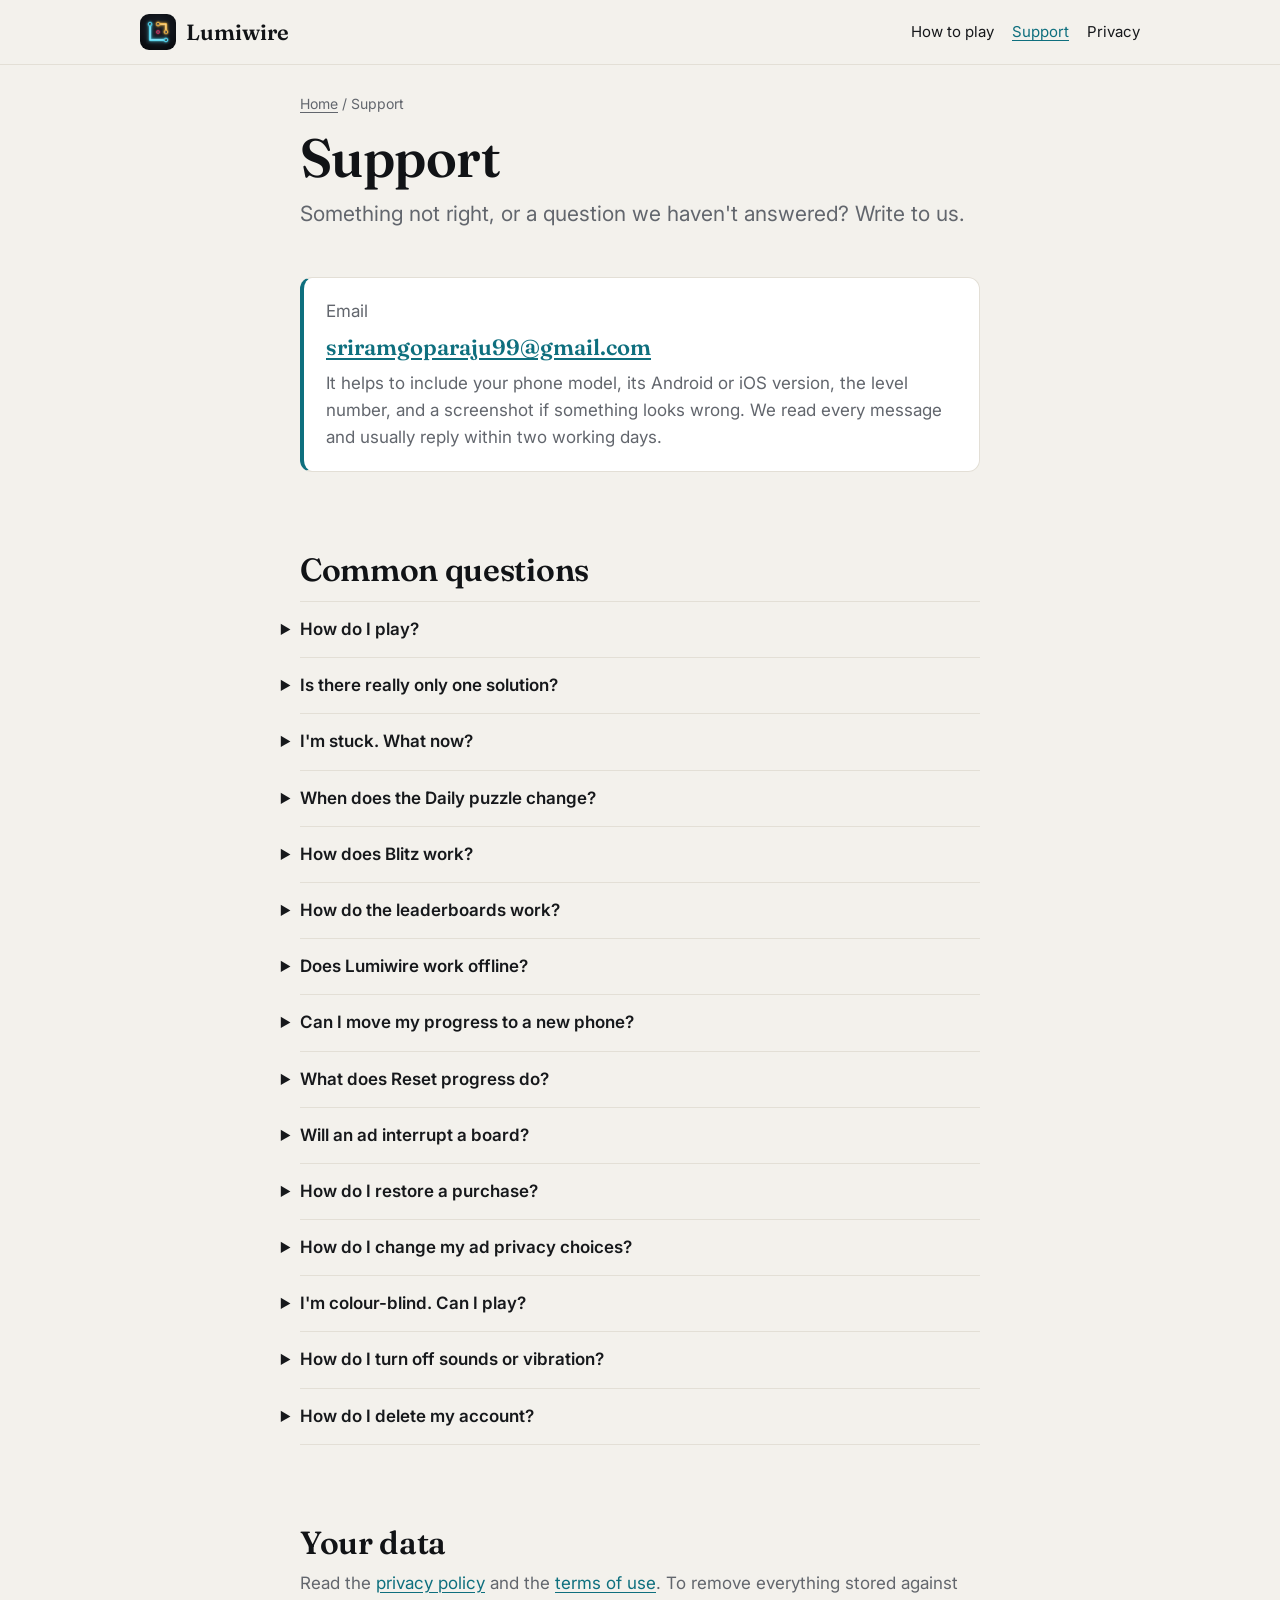
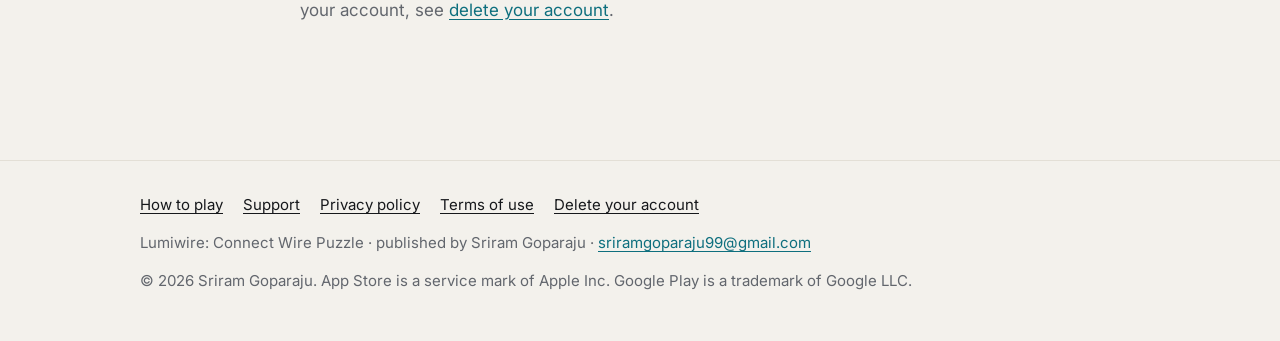
<file: docs/support/index.html>
<!DOCTYPE html>
<html lang="en">
<head>
<meta charset="utf-8">
<meta name="viewport" content="width=device-width, initial-scale=1">
<title>Lumiwire support</title>
<meta name="description" content="Help with Lumiwire: the rules, the Daily, Blitz, leaderboards, purchases and deleting your account. Contact sriramgoparaju99@gmail.com.">
<link rel="canonical" href="https://sriramgoparaju.github.io/lumiwire-site/support/">
<meta property="og:title" content="Lumiwire support">
<meta property="og:description" content="Help with Lumiwire: the rules, the Daily, Blitz, leaderboards, purchases and deleting your account. Contact sriramgoparaju99@gmail.com.">
<meta property="og:image" content="https://sriramgoparaju.github.io/lumiwire-site/assets/icon-512.png">
<meta property="og:type" content="website">
<meta name="theme-color" content="#F3F1EC" media="(prefers-color-scheme: light)">
<meta name="theme-color" content="#0B0D11" media="(prefers-color-scheme: dark)">
<link rel="icon" type="image/png" href="../assets/icon-192.png">
<link rel="apple-touch-icon" href="../assets/apple-touch-icon.png">
<link rel="preconnect" href="https://fonts.googleapis.com">
<link rel="preconnect" href="https://fonts.gstatic.com" crossorigin>
<link href="https://fonts.googleapis.com/css2?family=Fraunces:opsz,wght@9..144,600&family=Inter:wght@400;600&display=swap" rel="stylesheet">
<link rel="stylesheet" href="../assets/site.css">
</head>
<body>
<header class="site-head">
  <div class="wrap">
    <a class="brand" href="../"><img src="../assets/icon-192.png" alt="" width="36" height="36">Lumiwire</a>
    <nav class="site-nav" aria-label="Main">
      <a href="../how-to-play/">How to play</a>
      <a href="../support/" aria-current="page">Support</a>
      <a href="../privacy/">Privacy</a>
    </nav>
  </div>
</header>
<main>

<div class="wrap narrow">
  <p class="crumbs"><a href="../">Home</a> / Support</p>
  <section class="page-head"><h1>Support</h1><p class="essence">Something not right, or a question we haven't answered? Write to us.</p></section>
  <section class="section">
    <div class="contact">
      <span class="muted">Email</span>
      <a class="email" href="mailto:sriramgoparaju99@gmail.com">sriramgoparaju99@gmail.com</a>
      <p class="muted">It helps to include your phone model, its Android or iOS version, the level number, and a screenshot if something looks wrong. We read every message and usually reply within two working days.</p>
    </div>
  </section>
  <section class="section"><h2>Common questions</h2><div style="margin-top:12px"><details class="faq"><summary>How do I play?</summary><p>Drag from a socket to the socket with the same colour and symbol to lay a wire. Wires can&#x27;t cross, and the board is finished when every pair is joined and every cell is covered. The How to play page has the details and every obstacle.</p></details><details class="faq"><summary>Is there really only one solution?</summary><p>Yes. Every board was checked by a solver before it shipped, with all its obstacles in place, and has exactly one solution. Nothing is hidden and nothing is random, so you can always reason your way to it without guessing.</p></details><details class="faq"><summary>I&#x27;m stuck. What now?</summary><p>Start at the edges and corners: pairs near a wall, or next to each other, usually have only one sensible route. Look for cells that only one wire could reach. If you&#x27;d still like help, the Hint button can reveal a wire, for coins or a short ad you choose to watch. A level with a revealed wire earns at most two stars.</p></details><details class="faq"><summary>When does the Daily puzzle change?</summary><p>At 00:00 UTC (5:30 am in India), with the same board for everyone. It only uses obstacles you have already met in the Journey. The timer is hidden unless you switch it on in the pause menu, but your time still goes to the Daily leaderboard. Solve it on days in a row and the result says how many; nothing happens if you miss a day. Past days are in the calendar, for a few coins or a short ad.</p></details><details class="faq"><summary>How does Blitz work?</summary><p>Blitz opens after Journey level 10. You have 60 seconds to solve as many tiny boards as you can: 4×4 at first, then 5×5, then 6×6. A board drawn with every wire in one stroke adds 2 seconds. Everyone gets the same boards on the same day, so the leaderboards are fair. Once a round, you can add 15 seconds by watching a short ad.</p></details><details class="faq"><summary>How do the leaderboards work?</summary><p>There are three: today&#x27;s Daily (fastest time), Blitz today (most boards, then fastest) and Blitz week (your best Blitz score of each day, added up). A result goes up only when it beats your own best, and you see the top 100 and your own place. You appear under a display name: a random one, like &quot;Copper Fox&quot;, until you change it in Settings → Display name (up to 16 characters).</p></details><details class="faq"><summary>Does Lumiwire work offline?</summary><p>Yes. Every level, the Daily and Blitz play without a connection. Your results and your saved progress go up the next time you&#x27;re online. The leaderboards need a connection to show.</p></details><details class="faq"><summary>Can I move my progress to a new phone?</summary><p>Not yet. Lumiwire has no sign-in: your progress is saved against an anonymous account that belongs to the app on your phone, and there is nothing we could look it up by on another phone. Purchases are different: Remove Ads comes back on any phone signed in to the same store account.</p></details><details class="faq"><summary>What does Reset progress do?</summary><p>Settings → Reset progress starts the Journey over, on your phone and in your cloud save: stars and levels go back to the beginning. Your Daily and Blitz records stay. It asks twice, and it can&#x27;t be undone.</p></details><details class="faq"><summary>Will an ad interrupt a board?</summary><p>Never. Ads come between levels: an Ad break after every third Journey level from level 6 (or after a Blitz round), with a short card first, and never within two minutes of another ad. Every other ad plays only when you ask for one, for a hint or extra coins. Remove Ads, a one-time purchase, ends the Ad breaks; the ads you choose stay available.</p></details><details class="faq"><summary>How do I restore a purchase?</summary><p>Open the Shop or Settings and tap Restore purchases, on a phone signed in to the same Google Play or App Store account you bought with. Remove Ads comes back. Coin packs are spent when you buy them, so restoring doesn&#x27;t add them again.</p></details><details class="faq"><summary>How do I change my ad privacy choices?</summary><p>Where the law requires Google&#x27;s consent form (for example in the EEA and the UK), Settings shows Privacy options, which reopens it. On iPhone you can change whether apps may track you in Settings → Privacy &amp; Security → Tracking. On Android you can reset or delete your advertising ID in your phone&#x27;s settings.</p></details><details class="faq"><summary>I&#x27;m colour-blind. Can I play?</summary><p>Yes. Every pair has its own symbol as well as its colour (circle, square, triangle and so on), so no board depends on telling colours apart, and the wire colours are tuned to stay distinct for the common kinds of colour blindness.</p></details><details class="faq"><summary>How do I turn off sounds or vibration?</summary><p>Settings has switches for Sound, Music and Haptics.</p></details><details class="faq"><summary>How do I delete my account?</summary><p>Settings → Delete account. It needs a connection and asks twice, then deletes your cloud save, your rows on every leaderboard and your anonymous account, and then everything on the phone. The delete-account page explains what is removed and what is kept.</p></details></div></section>
  <section class="section"><h2>Your data</h2>
    <p class="intro">Read the <a href="../privacy/">privacy policy</a> and the <a href="../terms/">terms of use</a>. To remove everything stored against your account, see <a href="../delete-account/">delete your account</a>.</p></section>
</div>

</main>
<footer class="site-foot">
  <div class="wrap">
    <div class="foot-links">
      <a href="../how-to-play/">How to play</a>
      <a href="../support/">Support</a>
      <a href="../privacy/">Privacy policy</a>
      <a href="../terms/">Terms of use</a>
      <a href="../delete-account/">Delete your account</a>
    </div>
    <p>Lumiwire: Connect Wire Puzzle · published by Sriram Goparaju · <a href="mailto:sriramgoparaju99@gmail.com">sriramgoparaju99@gmail.com</a></p>
    <p>© 2026 Sriram Goparaju. App Store is a service mark of Apple Inc. Google Play is a trademark of Google LLC.</p>
  </div>
</footer>
</body>
</html>
</file>
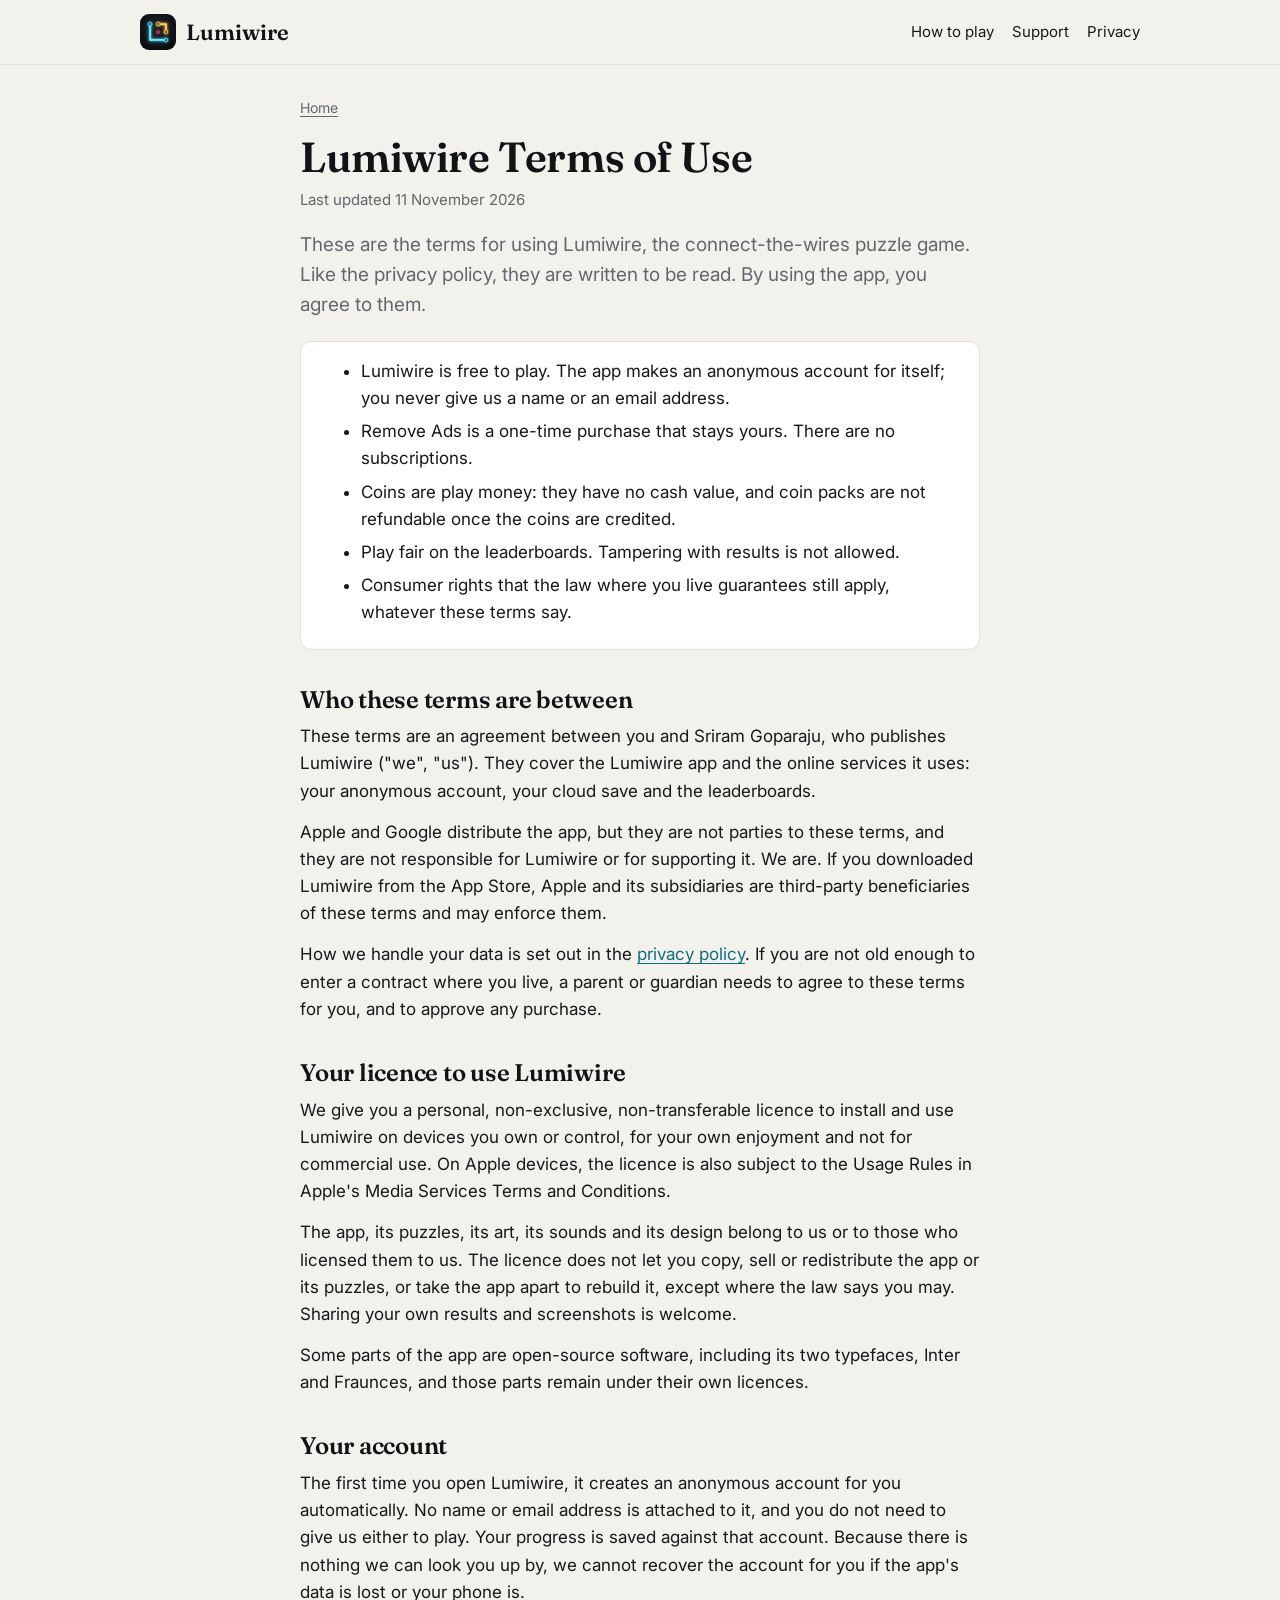
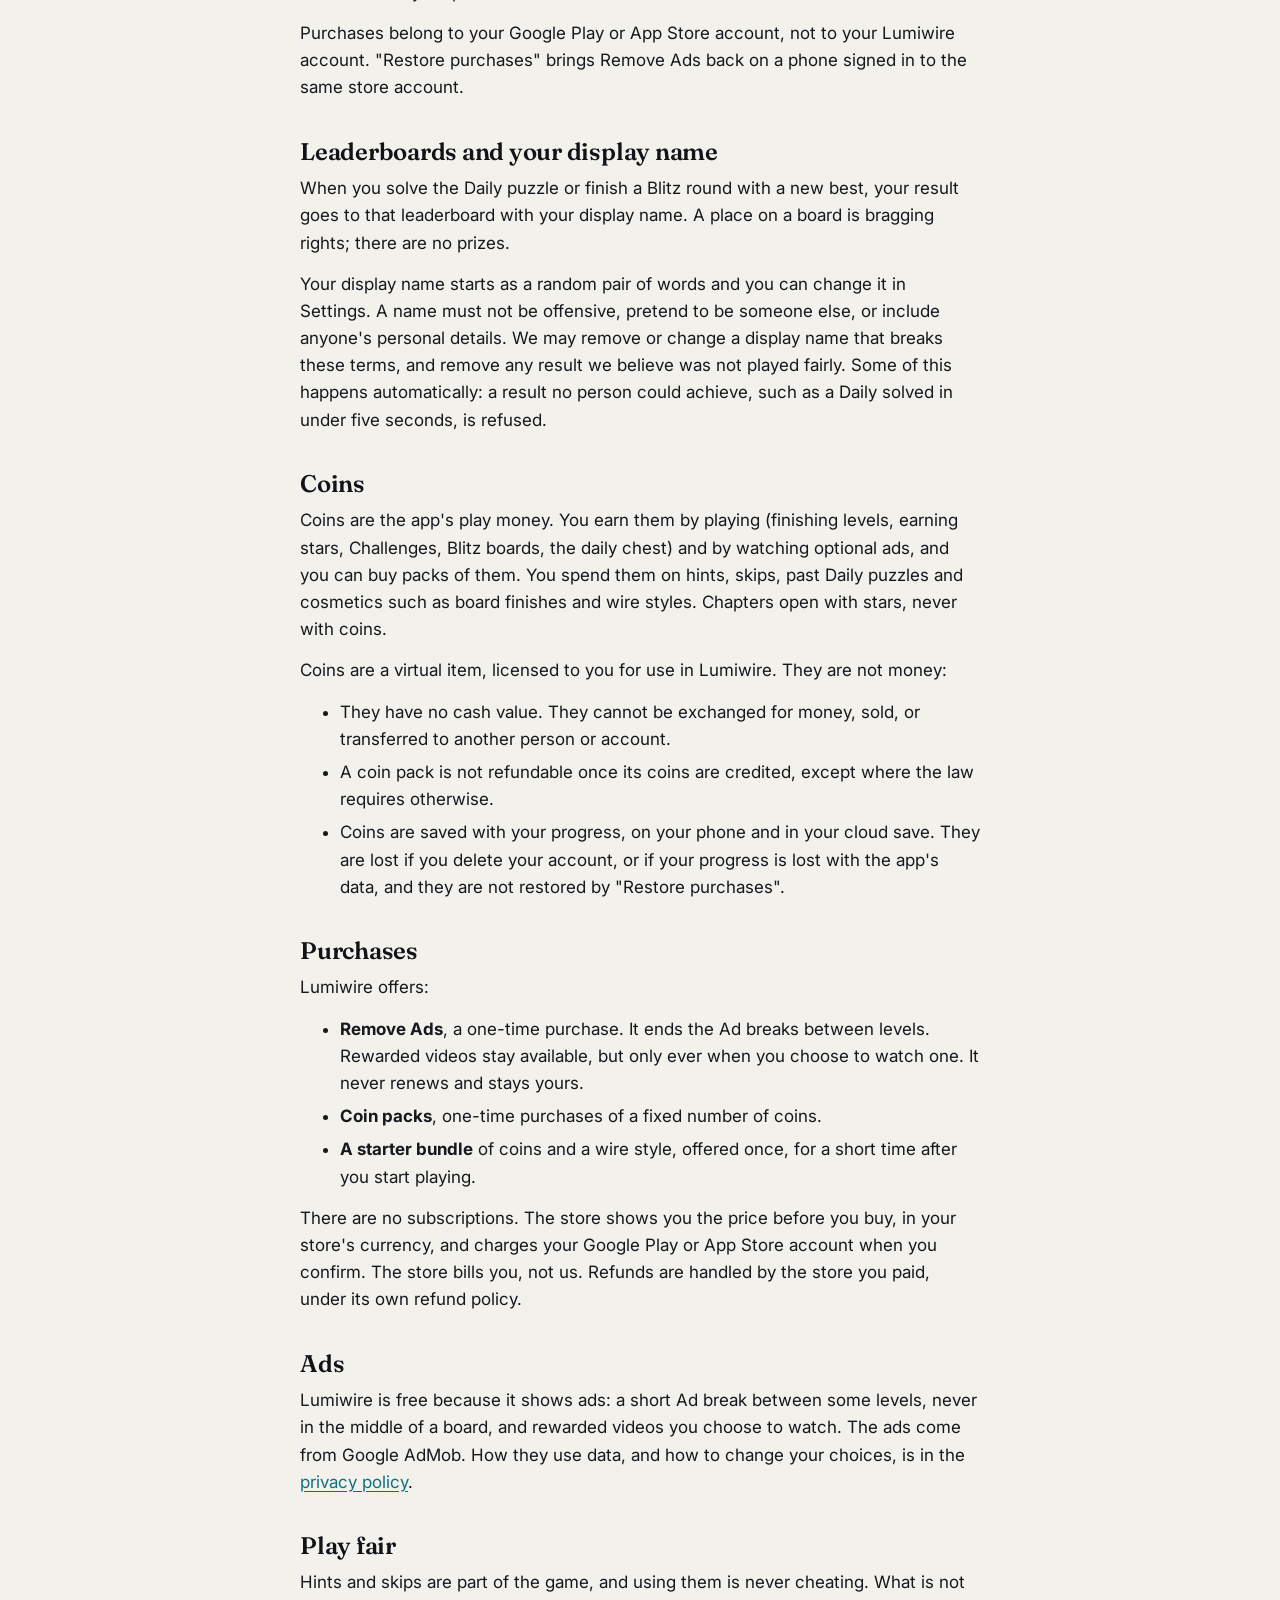
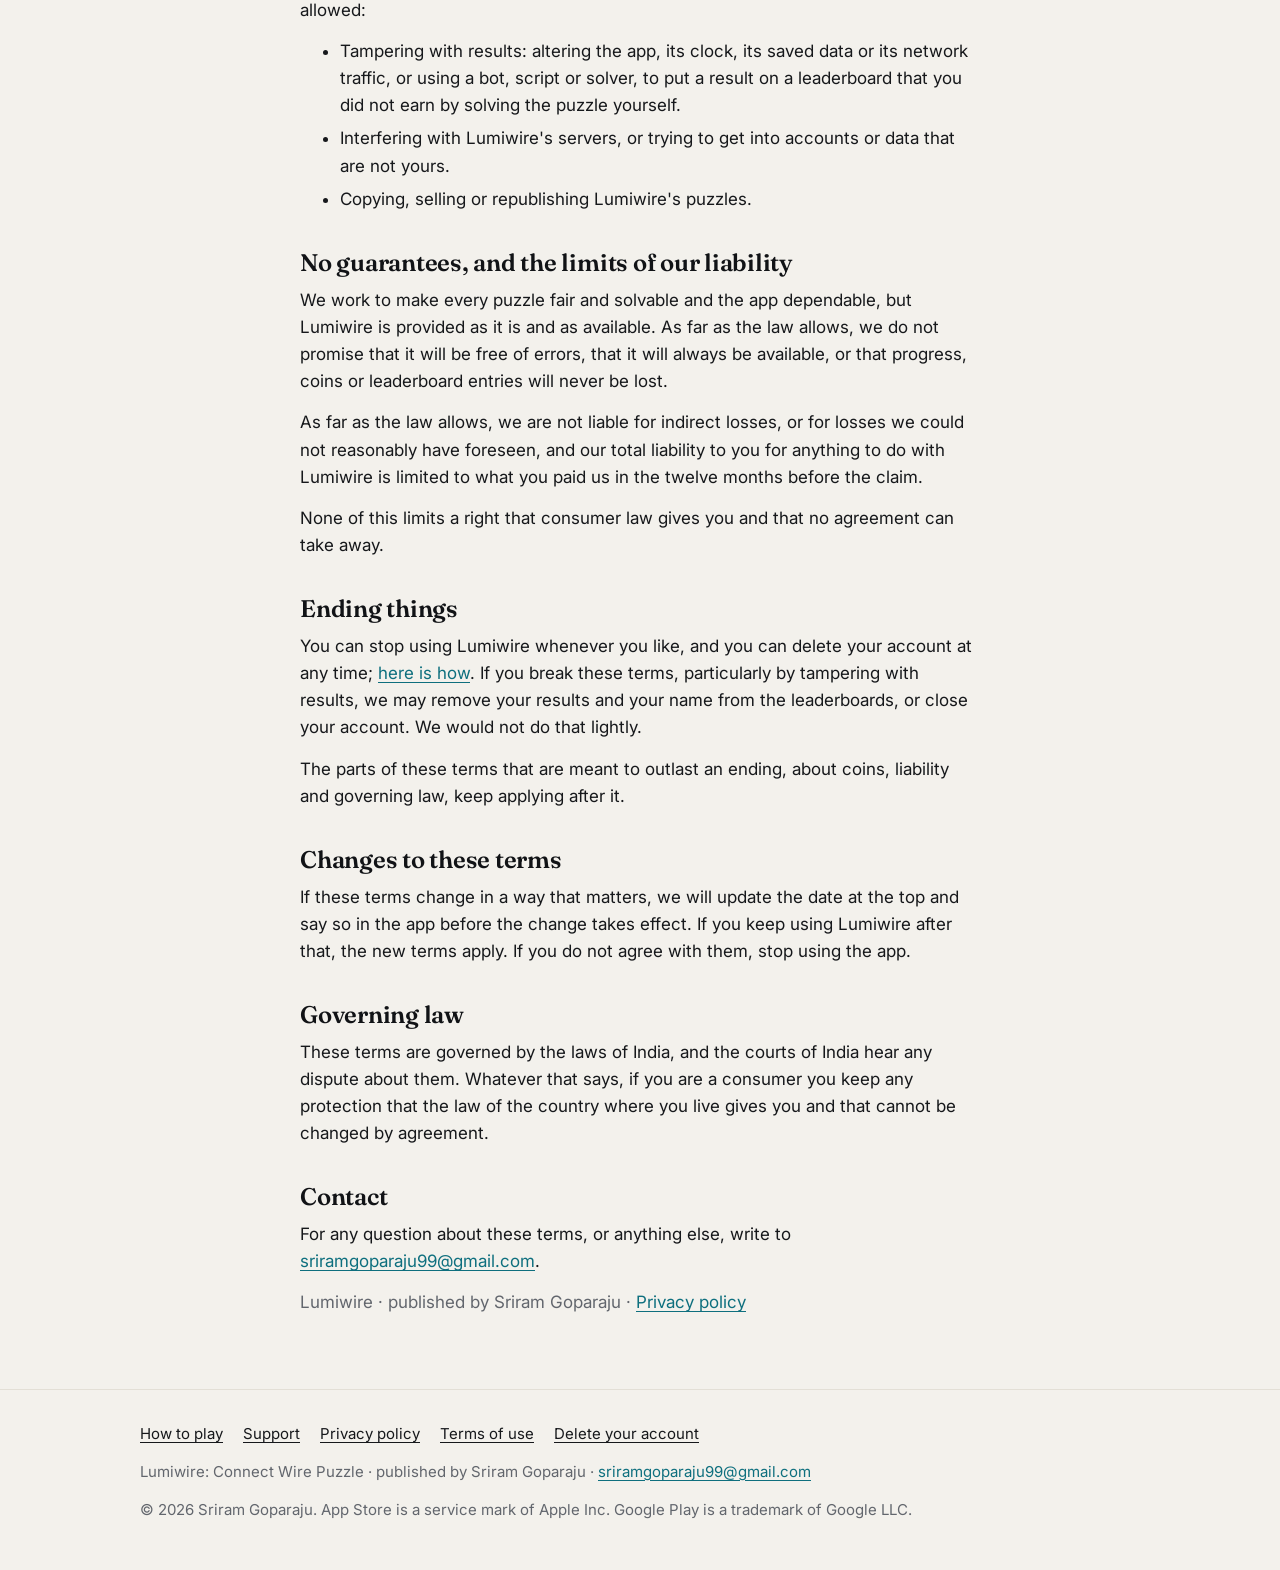
<file: docs/terms/index.html>
<!DOCTYPE html>
<html lang="en">
<head>
<meta charset="utf-8">
<meta name="viewport" content="width=device-width, initial-scale=1">
<title>Lumiwire terms of use</title>
<meta name="description" content="The terms for using Lumiwire, including coins, Remove Ads and the leaderboards.">
<link rel="canonical" href="https://sriramgoparaju.github.io/lumiwire-site/terms/">
<meta property="og:title" content="Lumiwire terms of use">
<meta property="og:description" content="The terms for using Lumiwire, including coins, Remove Ads and the leaderboards.">
<meta property="og:image" content="https://sriramgoparaju.github.io/lumiwire-site/assets/icon-512.png">
<meta property="og:type" content="website">
<meta name="theme-color" content="#F3F1EC" media="(prefers-color-scheme: light)">
<meta name="theme-color" content="#0B0D11" media="(prefers-color-scheme: dark)">
<link rel="icon" type="image/png" href="../assets/icon-192.png">
<link rel="apple-touch-icon" href="../assets/apple-touch-icon.png">
<link rel="preconnect" href="https://fonts.googleapis.com">
<link rel="preconnect" href="https://fonts.gstatic.com" crossorigin>
<link href="https://fonts.googleapis.com/css2?family=Fraunces:opsz,wght@9..144,600&family=Inter:wght@400;600&display=swap" rel="stylesheet">
<link rel="stylesheet" href="../assets/site.css">
</head>
<body>
<header class="site-head">
  <div class="wrap">
    <a class="brand" href="../"><img src="../assets/icon-192.png" alt="" width="36" height="36">Lumiwire</a>
    <nav class="site-nav" aria-label="Main">
      <a href="../how-to-play/">How to play</a>
      <a href="../support/">Support</a>
      <a href="../privacy/">Privacy</a>
    </nav>
  </div>
</header>
<main>
<div class="wrap narrow legal">
<p class="crumbs" style="padding-top:0"><a href="../">Home</a></p>
<h1>Lumiwire Terms of Use</h1>
<p class="updated">Last updated 11 November 2026</p>

<p class="lede">These are the terms for using Lumiwire, the connect-the-wires puzzle game. Like the privacy policy, they are written to be read. By using the app, you agree to them.</p>



<div class="short">
  <ul>
    <li>Lumiwire is free to play. The app makes an anonymous account for itself; you never give us a name or an email address.</li>
    <li>Remove Ads is a one-time purchase that stays yours. There are no subscriptions.</li>
    <li>Coins are play money: they have no cash value, and coin packs are not refundable once the coins are credited.</li>
    <li>Play fair on the leaderboards. Tampering with results is not allowed.</li>
    <li>Consumer rights that the law where you live guarantees still apply, whatever these terms say.</li>
  </ul>
</div>

<h2>Who these terms are between</h2>
<p>These terms are an agreement between you and Sriram Goparaju, who publishes Lumiwire ("we", "us"). They cover the Lumiwire app and the online services it uses: your anonymous account, your cloud save and the leaderboards.</p>
<p>Apple and Google distribute the app, but they are not parties to these terms, and they are not responsible for Lumiwire or for supporting it. We are. If you downloaded Lumiwire from the App Store, Apple and its subsidiaries are third-party beneficiaries of these terms and may enforce them.</p>
<p>How we handle your data is set out in the <a href="../privacy/">privacy policy</a>. If you are not old enough to enter a contract where you live, a parent or guardian needs to agree to these terms for you, and to approve any purchase.</p>

<h2>Your licence to use Lumiwire</h2>
<p>We give you a personal, non-exclusive, non-transferable licence to install and use Lumiwire on devices you own or control, for your own enjoyment and not for commercial use. On Apple devices, the licence is also subject to the Usage Rules in Apple's Media Services Terms and Conditions.</p>
<p>The app, its puzzles, its art, its sounds and its design belong to us or to those who licensed them to us. The licence does not let you copy, sell or redistribute the app or its puzzles, or take the app apart to rebuild it, except where the law says you may. Sharing your own results and screenshots is welcome.</p>
<p>Some parts of the app are open-source software, including its two typefaces, Inter and Fraunces, and those parts remain under their own licences.</p>

<h2>Your account</h2>
<p>The first time you open Lumiwire, it creates an anonymous account for you automatically. No name or email address is attached to it, and you do not need to give us either to play. Your progress is saved against that account. Because there is nothing we can look you up by, we cannot recover the account for you if the app's data is lost or your phone is.</p>
<p>Purchases belong to your Google Play or App Store account, not to your Lumiwire account. "Restore purchases" brings Remove Ads back on a phone signed in to the same store account.</p>

<h2>Leaderboards and your display name</h2>
<p>When you solve the Daily puzzle or finish a Blitz round with a new best, your result goes to that leaderboard with your display name. A place on a board is bragging rights; there are no prizes.</p>
<p>Your display name starts as a random pair of words and you can change it in Settings. A name must not be offensive, pretend to be someone else, or include anyone's personal details. We may remove or change a display name that breaks these terms, and remove any result we believe was not played fairly. Some of this happens automatically: a result no person could achieve, such as a Daily solved in under five seconds, is refused.</p>

<h2>Coins</h2>
<p>Coins are the app's play money. You earn them by playing (finishing levels, earning stars, Challenges, Blitz boards, the daily chest) and by watching optional ads, and you can buy packs of them. You spend them on hints, skips, past Daily puzzles and cosmetics such as board finishes and wire styles. Chapters open with stars, never with coins.</p>
<p>Coins are a virtual item, licensed to you for use in Lumiwire. They are not money:</p>
<ul>
  <li>They have no cash value. They cannot be exchanged for money, sold, or transferred to another person or account.</li>
  <li>A coin pack is not refundable once its coins are credited, except where the law requires otherwise.</li>
  <li>Coins are saved with your progress, on your phone and in your cloud save. They are lost if you delete your account, or if your progress is lost with the app's data, and they are not restored by "Restore purchases".</li>
</ul>

<h2>Purchases</h2>
<p>Lumiwire offers:</p>
<ul>
  <li><strong>Remove Ads</strong>, a one-time purchase. It ends the Ad breaks between levels. Rewarded videos stay available, but only ever when you choose to watch one. It never renews and stays yours.</li>
  <li><strong>Coin packs</strong>, one-time purchases of a fixed number of coins.</li>
  <li><strong>A starter bundle</strong> of coins and a wire style, offered once, for a short time after you start playing.</li>
</ul>
<p>There are no subscriptions. The store shows you the price before you buy, in your store's currency, and charges your Google Play or App Store account when you confirm. The store bills you, not us. Refunds are handled by the store you paid, under its own refund policy.</p>

<h2>Ads</h2>
<p>Lumiwire is free because it shows ads: a short Ad break between some levels, never in the middle of a board, and rewarded videos you choose to watch. The ads come from Google AdMob. How they use data, and how to change your choices, is in the <a href="../privacy/#advertising">privacy policy</a>.</p>

<h2>Play fair</h2>
<p>Hints and skips are part of the game, and using them is never cheating. What is not allowed:</p>
<ul>
  <li>Tampering with results: altering the app, its clock, its saved data or its network traffic, or using a bot, script or solver, to put a result on a leaderboard that you did not earn by solving the puzzle yourself.</li>
  <li>Interfering with Lumiwire's servers, or trying to get into accounts or data that are not yours.</li>
  <li>Copying, selling or republishing Lumiwire's puzzles.</li>
</ul>

<h2>No guarantees, and the limits of our liability</h2>
<p>We work to make every puzzle fair and solvable and the app dependable, but Lumiwire is provided as it is and as available. As far as the law allows, we do not promise that it will be free of errors, that it will always be available, or that progress, coins or leaderboard entries will never be lost.</p>
<p>As far as the law allows, we are not liable for indirect losses, or for losses we could not reasonably have foreseen, and our total liability to you for anything to do with Lumiwire is limited to what you paid us in the twelve months before the claim.</p>
<p>None of this limits a right that consumer law gives you and that no agreement can take away.</p>

<h2>Ending things</h2>
<p>You can stop using Lumiwire whenever you like, and you can delete your account at any time; <a href="../delete-account/">here is how</a>. If you break these terms, particularly by tampering with results, we may remove your results and your name from the leaderboards, or close your account. We would not do that lightly.</p>
<p>The parts of these terms that are meant to outlast an ending, about coins, liability and governing law, keep applying after it.</p>

<h2>Changes to these terms</h2>
<p>If these terms change in a way that matters, we will update the date at the top and say so in the app before the change takes effect. If you keep using Lumiwire after that, the new terms apply. If you do not agree with them, stop using the app.</p>

<h2>Governing law</h2>
<p>These terms are governed by the laws of India, and the courts of India hear any dispute about them. Whatever that says, if you are a consumer you keep any protection that the law of the country where you live gives you and that cannot be changed by agreement.</p>

<h2>Contact</h2>
<p>For any question about these terms, or anything else, write to <a href="mailto:sriramgoparaju99@gmail.com">sriramgoparaju99@gmail.com</a>.</p>

<p class="muted">Lumiwire · published by Sriram Goparaju · <a href="../privacy/">Privacy policy</a></p>
</div>
</main>
<footer class="site-foot">
  <div class="wrap">
    <div class="foot-links">
      <a href="../how-to-play/">How to play</a>
      <a href="../support/">Support</a>
      <a href="../privacy/">Privacy policy</a>
      <a href="../terms/">Terms of use</a>
      <a href="../delete-account/">Delete your account</a>
    </div>
    <p>Lumiwire: Connect Wire Puzzle · published by Sriram Goparaju · <a href="mailto:sriramgoparaju99@gmail.com">sriramgoparaju99@gmail.com</a></p>
    <p>© 2026 Sriram Goparaju. App Store is a service mark of Apple Inc. Google Play is a trademark of Google LLC.</p>
  </div>
</footer>
</body>
</html>
</file>
<file: docs/assets/site.css>
:root {
  /* The app's own tokens (src/theme): Paper (light) and Graphite (dark). */
  --ground: #F3F1EC; --card: #FFFFFF; --card2: #F8F6F2; --line: #E3DFD6;
  --fg: #16181B; --sub: #62666D; --title: #111316;
  --accent: #0E6F7E; --accent-soft: rgba(14, 111, 126, 0.10);
  --primary: #16181B; --primary-fg: #FFFFFF; --amber: #93590A;
  --shot-shadow: 0 1px 0 var(--line), 0 18px 40px -24px rgba(30, 25, 15, .45);
  --font-display: "Fraunces", Georgia, "Times New Roman", serif;
  --font-body: "Inter", "Segoe UI", system-ui, sans-serif;
  color-scheme: light;
}
@media (prefers-color-scheme: dark) {
  :root:not([data-theme="light"]) {
    --ground: #0B0D11; --card: #13171C; --card2: #191E24; --line: rgba(255, 255, 255, 0.08);
    --fg: #E4E7EB; --sub: #8B94A1; --title: #F5F6F8;
    --accent: #5AD1E6; --accent-soft: rgba(90, 209, 230, 0.14);
    --primary: #5AD1E6; --primary-fg: #071317; --amber: #E9B65A;
    --shot-shadow: 0 0 0 1px var(--line), 0 18px 40px -20px rgba(0, 0, 0, .8);
    --font-display: "Inter", "Segoe UI", system-ui, sans-serif;
    color-scheme: dark;
  }
}
:root[data-theme="dark"] {
  --ground: #0B0D11; --card: #13171C; --card2: #191E24; --line: rgba(255, 255, 255, 0.08);
  --fg: #E4E7EB; --sub: #8B94A1; --title: #F5F6F8;
  --accent: #5AD1E6; --accent-soft: rgba(90, 209, 230, 0.14);
  --primary: #5AD1E6; --primary-fg: #071317; --amber: #E9B65A;
  --shot-shadow: 0 0 0 1px var(--line), 0 18px 40px -20px rgba(0, 0, 0, .8);
  --font-display: "Inter", "Segoe UI", system-ui, sans-serif;
  color-scheme: dark;
}
* { box-sizing: border-box; }
html, body { margin: 0; }
body { background: var(--ground); color: var(--fg); font: 17px/1.6 var(--font-body); -webkit-font-smoothing: antialiased; }
a { color: var(--accent); text-underline-offset: 3px; }
a:hover { color: var(--title); }
a:focus-visible, .btn:focus-visible { outline: 2px solid var(--accent); outline-offset: 3px; border-radius: 4px; }
img { max-width: 100%; height: auto; }
.wrap { max-width: 1040px; margin: 0 auto; padding: 0 20px; }
.narrow { max-width: 720px; }
h1, h2, h3 { font-family: var(--font-display); font-weight: 600; color: var(--title); line-height: 1.15; text-wrap: balance; margin: 0; letter-spacing: -0.01em; }
h1 { font-size: clamp(34px, 6vw, 54px); }
h2 { font-size: clamp(24px, 3.2vw, 32px); }
h3 { font-size: 20px; }
p { margin: 0; }
.muted { color: var(--sub); }

/* Header and footer */
.site-head { border-bottom: 1px solid var(--line); }
.site-head .wrap { display: flex; align-items: center; justify-content: space-between; gap: 16px; padding-top: 14px; padding-bottom: 14px; flex-wrap: wrap; }
.brand { display: flex; align-items: center; gap: 10px; text-decoration: none; color: var(--title); font: 600 22px/1 var(--font-display); }
.brand img { width: 36px; height: 36px; border-radius: 9px; }
.site-nav { display: flex; gap: 18px; flex-wrap: wrap; font-size: 15px; }
.site-nav a { color: var(--fg); text-decoration: none; }
.site-nav a:hover, .site-nav a[aria-current="page"] { color: var(--accent); text-decoration: underline; }
.site-foot { border-top: 1px solid var(--line); margin-top: 72px; padding: 32px 0 48px; font-size: 15px; color: var(--sub); }
.site-foot .wrap { display: grid; gap: 14px; }
.foot-links { display: flex; flex-wrap: wrap; gap: 8px 20px; }
.foot-links a { color: var(--fg); }

/* Home */
.hero { padding: 64px 0 40px; display: grid; grid-template-columns: minmax(0, 1.3fr) minmax(0, 1fr); gap: 40px; align-items: center; }
.hero .lede { font-size: 20px; color: var(--sub); margin-top: 16px; max-width: 36ch; }
.hero-icon { justify-self: center; width: min(260px, 70vw); border-radius: 22%; box-shadow: var(--shot-shadow); }
.stores { display: flex; flex-wrap: wrap; gap: 12px; margin-top: 28px; }
.btn { display: inline-flex; flex-direction: column; justify-content: center; min-width: 190px; padding: 10px 18px; border-radius: 12px; background: var(--primary); color: var(--primary-fg); text-decoration: none; line-height: 1.2; }
.btn small { font-size: 12px; opacity: .8; }
.btn strong { font: 600 18px/1.2 var(--font-body); }
.btn:hover { color: var(--primary-fg); opacity: .92; }
.btn.soon { background: transparent; color: var(--fg); border: 1px solid var(--line); cursor: default; }
.btn.soon small { color: var(--accent); opacity: 1; font-weight: 600; }
.section { padding: 40px 0; }
.section > h2 { margin-bottom: 8px; }
.section > .intro { color: var(--sub); max-width: 62ch; margin-bottom: 24px; }
.strip { display: grid; grid-template-columns: repeat(4, minmax(0, 1fr)); gap: 12px; }
.strip div { background: var(--card); border: 1px solid var(--line); border-radius: 12px; padding: 16px; }
.strip strong { display: block; font: 600 28px/1.1 var(--font-display); color: var(--title); }
.strip span { font-size: 15px; color: var(--sub); }
.shots { display: grid; grid-template-columns: repeat(3, minmax(0, 1fr)); gap: 20px; margin: 0; }
.shots figure { margin: 0; display: grid; gap: 10px; justify-items: center; }
.shots img { border-radius: 22px; box-shadow: var(--shot-shadow); width: 100%; max-width: 300px; }
.shots figcaption { font-size: 15px; color: var(--sub); text-align: center; }
.features { display: grid; grid-template-columns: repeat(auto-fit, minmax(260px, 1fr)); gap: 28px 32px; }
.features h3 { margin-bottom: 6px; }
.features p { color: var(--sub); }

/* How to play */
.crumbs { font-size: 14px; color: var(--sub); padding-top: 28px; }
.crumbs a { color: var(--sub); }
.page-head { padding: 12px 0 8px; display: grid; gap: 10px; }
.page-head .essence { font: 400 21px/1.4 var(--font-body); color: var(--sub); }
.rules { margin: 16px 0 0; padding-left: 22px; display: grid; gap: 10px; }
.basics { display: grid; grid-template-columns: minmax(0, 1fr) minmax(0, 260px); gap: 28px; align-items: start; }
.board-pic { border-radius: 14px; box-shadow: var(--shot-shadow); width: 100%; }
.obstacles { display: grid; grid-template-columns: repeat(auto-fill, minmax(280px, 1fr)); gap: 18px; margin-top: 16px; }
.obstacle { background: var(--card); border: 1px solid var(--line); border-radius: 14px; padding: 16px; display: grid; gap: 10px; align-content: start; }
.obstacle img { border-radius: 10px; }
.obstacle .tag { font: 600 11px/1 var(--font-body); letter-spacing: .08em; text-transform: uppercase; color: var(--accent); }
.obstacle p { color: var(--sub); font-size: 15px; }
.stars { list-style: none; margin: 16px 0 0; padding: 0; display: grid; gap: 10px; }
.stars li { display: grid; grid-template-columns: 76px minmax(0, 1fr); gap: 14px; align-items: baseline; background: var(--card); border: 1px solid var(--line); border-radius: 12px; padding: 12px 16px; }
.stars .s { color: var(--amber); letter-spacing: 2px; font-size: 18px; }
.modes { display: grid; grid-template-columns: repeat(auto-fit, minmax(260px, 1fr)); gap: 18px; margin-top: 16px; }
.modes div { background: var(--card); border: 1px solid var(--line); border-radius: 14px; padding: 18px; display: grid; gap: 8px; align-content: start; }
.modes p { color: var(--sub); font-size: 15px; }
.chapters { margin: 14px 0 0; padding-left: 22px; color: var(--sub); }
.chapters strong { color: var(--fg); font-weight: 600; }
.where { background: var(--card); border: 1px solid var(--line); border-radius: 12px; padding: 16px 18px; color: var(--sub); }

/* Support */
.contact { background: var(--card); border: 1px solid var(--line); border-left: 4px solid var(--accent); border-radius: 12px; padding: 20px 22px; display: grid; gap: 8px; }
.contact .email { font: 600 22px/1.3 var(--font-display); word-break: break-word; }
details.faq { border-top: 1px solid var(--line); padding: 14px 0; }
details.faq:last-of-type { border-bottom: 1px solid var(--line); }
details.faq summary { cursor: pointer; font-weight: 600; list-style-position: outside; }
details.faq summary:focus-visible { outline: 2px solid var(--accent); outline-offset: 3px; }
details.faq p { color: var(--sub); margin-top: 8px; }

/* Legal pages */
.legal { padding-top: 32px; }
.legal h1 { font-size: clamp(30px, 5vw, 42px); margin-bottom: 6px; }
.legal h2 { font-size: 24px; margin: 36px 0 10px; }
.legal h3 { font-size: 19px; margin: 24px 0 8px; }
.legal p, .legal ul, .legal ol { margin: 0 0 14px; }
.legal li { margin-bottom: 6px; }
.legal .updated { color: var(--sub); font-size: 15px; margin-bottom: 18px; }
.legal .lede { font-size: 19px; color: var(--sub); }
.legal .short, .legal .box { background: var(--card); border: 1px solid var(--line); border-radius: 12px; padding: 16px 20px; margin: 20px 0; }
.legal .note { background: var(--accent-soft); border-radius: 12px; padding: 14px 18px; margin: 20px 0; }
.legal .short ul { margin: 0; }
.legal table { border-collapse: collapse; width: 100%; font-size: 15px; margin: 0 0 16px; display: block; overflow-x: auto; }
.legal th, .legal td { border: 1px solid var(--line); padding: 8px 10px; text-align: left; vertical-align: top; }

@media (max-width: 760px) {
  .hero { grid-template-columns: minmax(0, 1fr); padding-top: 40px; }
  .hero-icon { width: 140px; justify-self: start; order: -1; }
  .strip { grid-template-columns: repeat(2, minmax(0, 1fr)); }
  .shots { grid-template-columns: minmax(0, 1fr); }
  .basics { grid-template-columns: minmax(0, 1fr); }
}
@media (prefers-reduced-motion: reduce) { * { transition: none !important; } }
</file>
